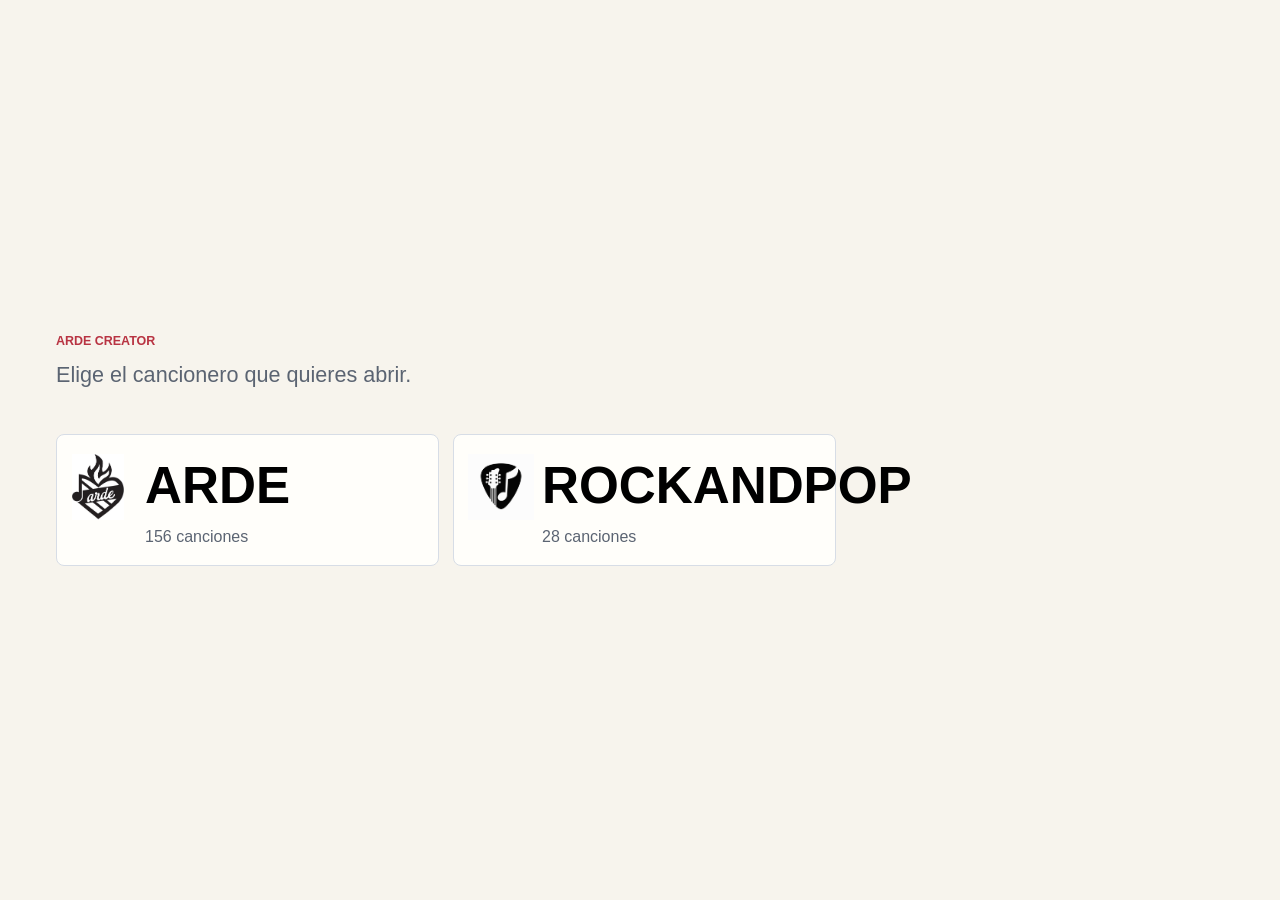
<file: index.html>
<!doctype html>
<html lang="es">
  <head>
    <meta charset="utf-8" />
    <meta name="viewport" content="width=device-width, initial-scale=1" />
    <title>ARDE Cancionero</title>
    <link rel="stylesheet" href="styles.css?v=20260527-inline1" />
  </head>
  <body>
    <section id="landing" class="landing">
      <p class="eyebrow">ARDE CREATOR</p>
      <p class="landing-copy">Elige el cancionero que quieres abrir.</p>
      <div id="songbookChoices" class="songbook-choices">
        <a class="songbook-button" href="arde.html?v=landing7">
          <span class="songbook-title"><img class="songbook-logo arde" src="assets/logo-arde.jpg" alt="" /><strong>ARDE</strong></span>
          <span>156 canciones</span>
        </a>
        <a class="songbook-button" href="rockandpop.html?v=landing7">
          <span class="songbook-title"><img class="songbook-logo rockandpop" src="assets/logo-rockandpop.png" alt="" /><strong>ROCKANDPOP</strong></span>
          <span>28 canciones</span>
        </a>
      </div>
    </section>
    <header class="topbar">
      <button id="homeButton" class="home-button" type="button">Cancioneros</button>
      <p id="currentSongbook" class="eyebrow">ARDE CREATOR</p>
      <div class="filters">
        <input id="search" type="search" placeholder="Buscar cancion" autocomplete="off" />
        <button id="clearFiltersButton" class="clear-filters-button" type="button">Borrar</button>
        <select id="authorFilter" aria-label="Autor"></select>
        <select id="tagFilter" aria-label="Etiqueta"></select>
      </div>
      <div class="selection-bar">
        <strong id="selectionCount">0 seleccionadas</strong>
        <button id="selectedOnlyButton" type="button">Ver selección</button>
        <button id="selectedPdfButton" type="button">PDF selección</button>
        <button id="clearSelectionButton" type="button">Limpiar</button>
      </div>
    </header>
    <main class="layout">
      <nav id="songList" class="song-list" aria-label="Canciones"></nav>
      <article class="song-view">
        <div class="song-heading">
          <div>
            <p id="songPage" class="song-page"></p>
            <h2 id="songTitle">Selecciona una cancion</h2>
            <p id="songCapo" class="song-capo"></p>
            <p id="songAuthor" class="song-author"></p>
            <p id="songTags" class="song-tags"></p>
          </div>
          <div class="mode-switch" aria-label="Vista">
            <button id="lyricsOnlyButton" type="button">Letra</button>
            <button id="withChordsButton" type="button" class="active">Acordes</button>
          </div>
          <div id="transposeControls" class="transpose-controls" aria-label="Tono">
            <span>Tono</span>
            <button id="transposeDownButton" type="button">-</button>
            <strong id="transposeValue">0</strong>
            <button id="transposeUpButton" type="button">+</button>
            <button id="transposeResetButton" type="button">0</button>
          </div>
          <button id="autoscrollButton" class="autoscroll-button" type="button">Autoscroll</button>
          <button id="pdfButton" class="pdf-button" type="button">PDF</button>
        </div>
        <div id="songBody" class="song-body"></div>
        <p id="spotifyLinkWrap" class="song-link hidden">
          <a id="spotifyLink" href="#" target="_blank" rel="noopener">Escuchar en Spotify</a>
        </p>
        <p id="audioLinkWrap" class="song-link hidden">
          <a id="audioLink" href="#" target="_blank" rel="noopener">Audio de ayuda</a>
        </p>
      </article>
    </main>
    <script src="app.js?v=20260527-landing7"></script>
  </body>
</html>
</file>
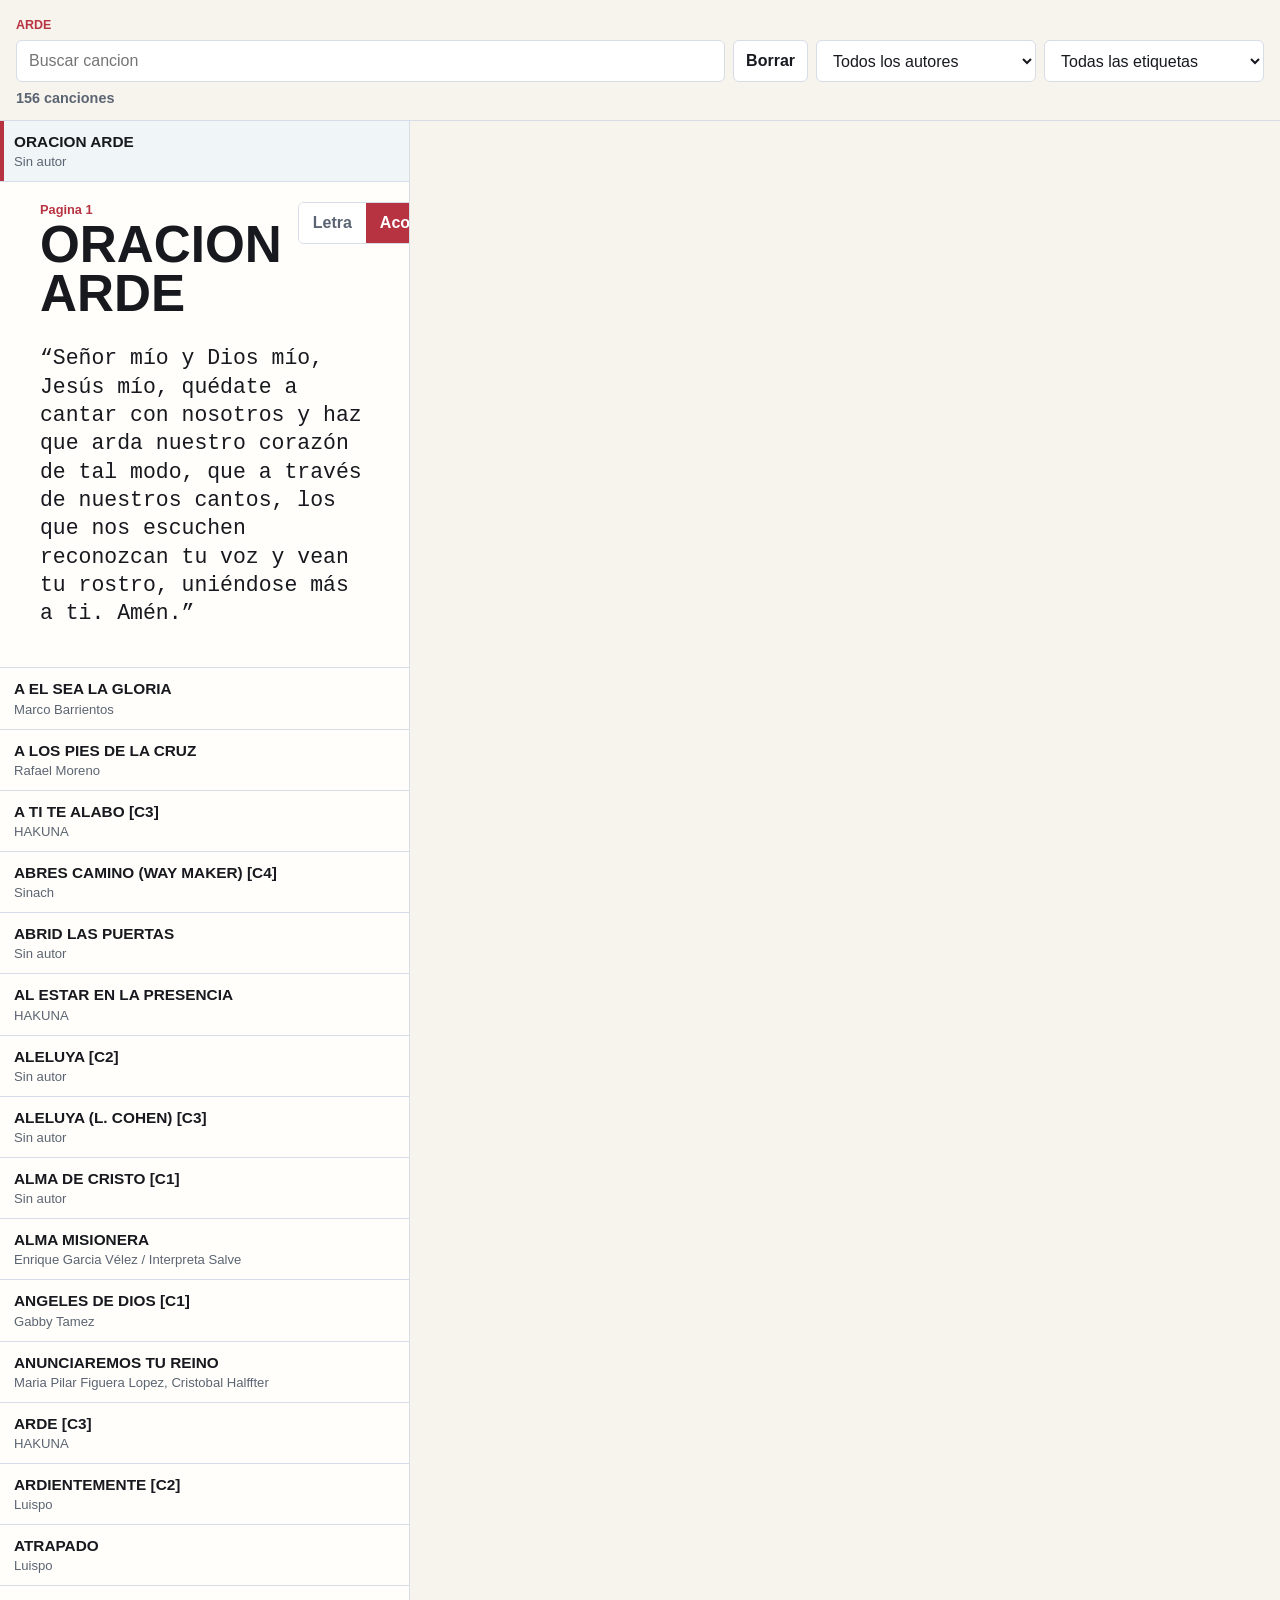
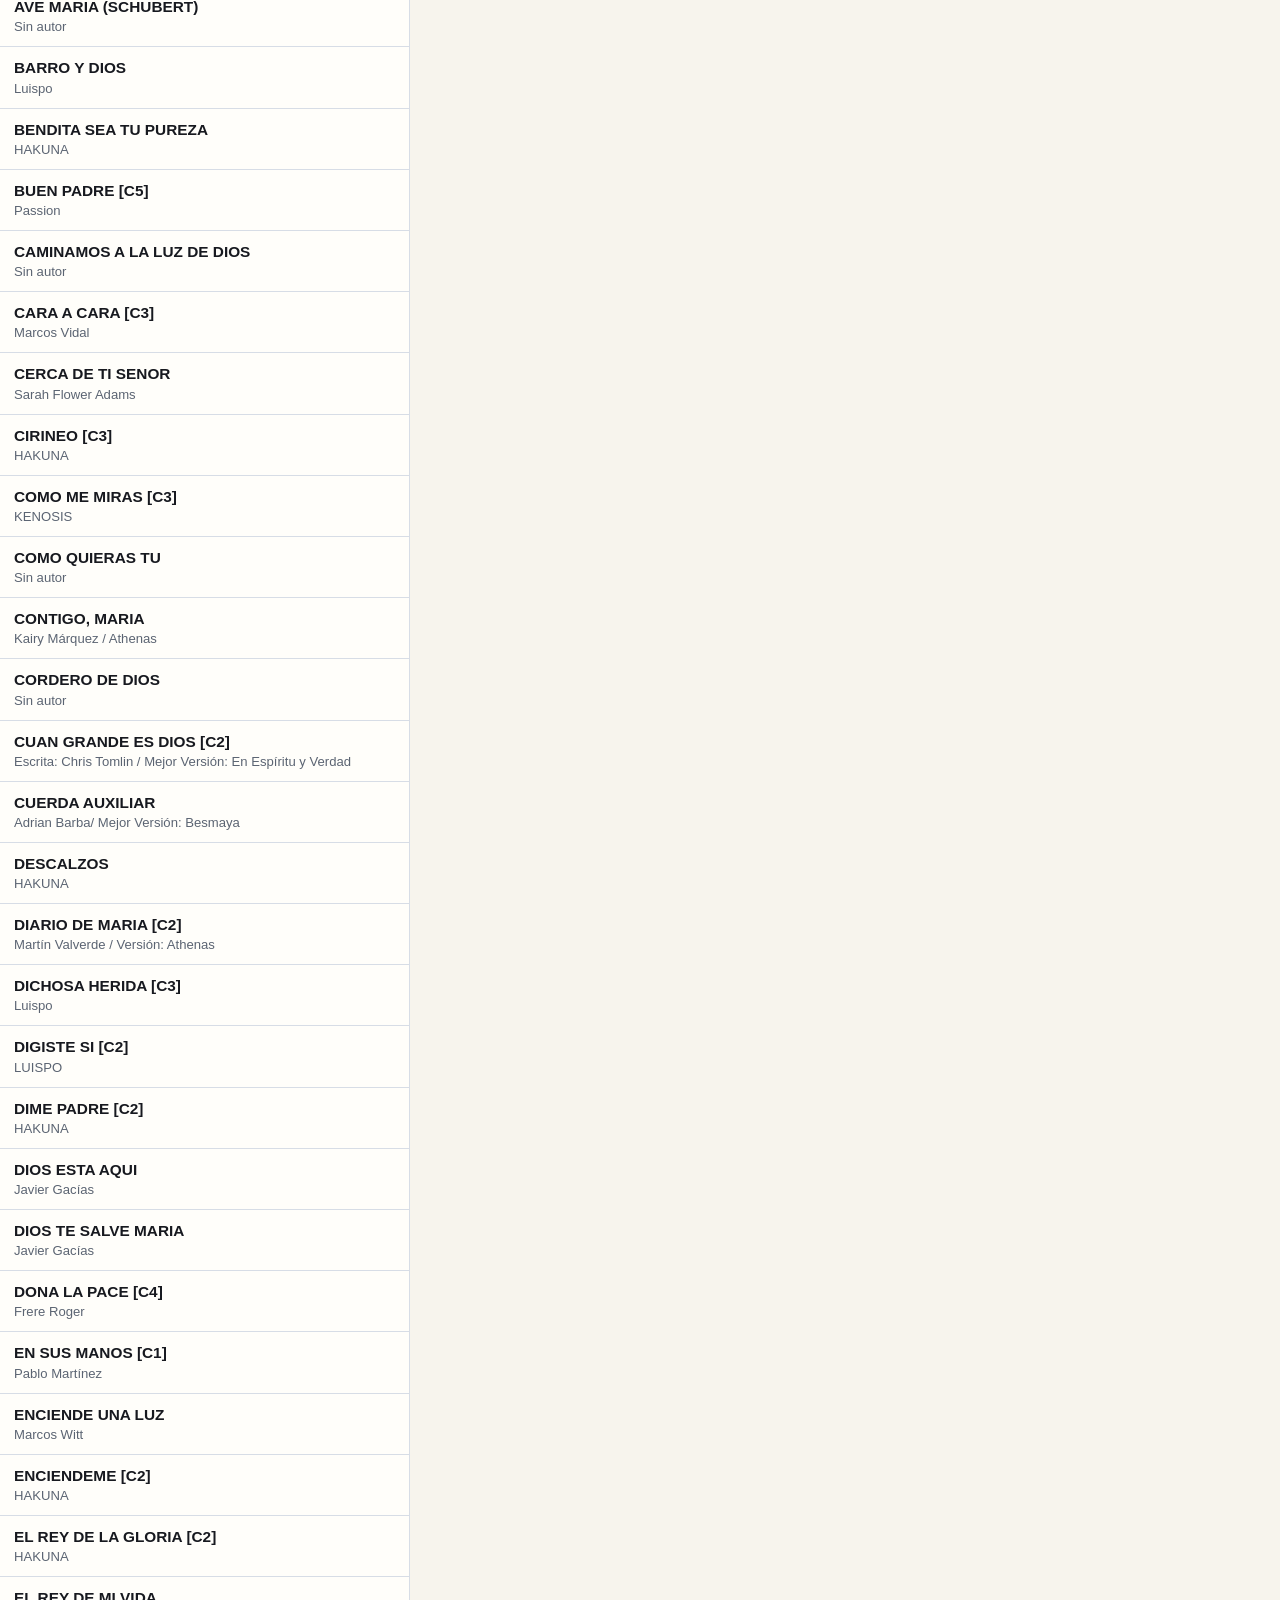
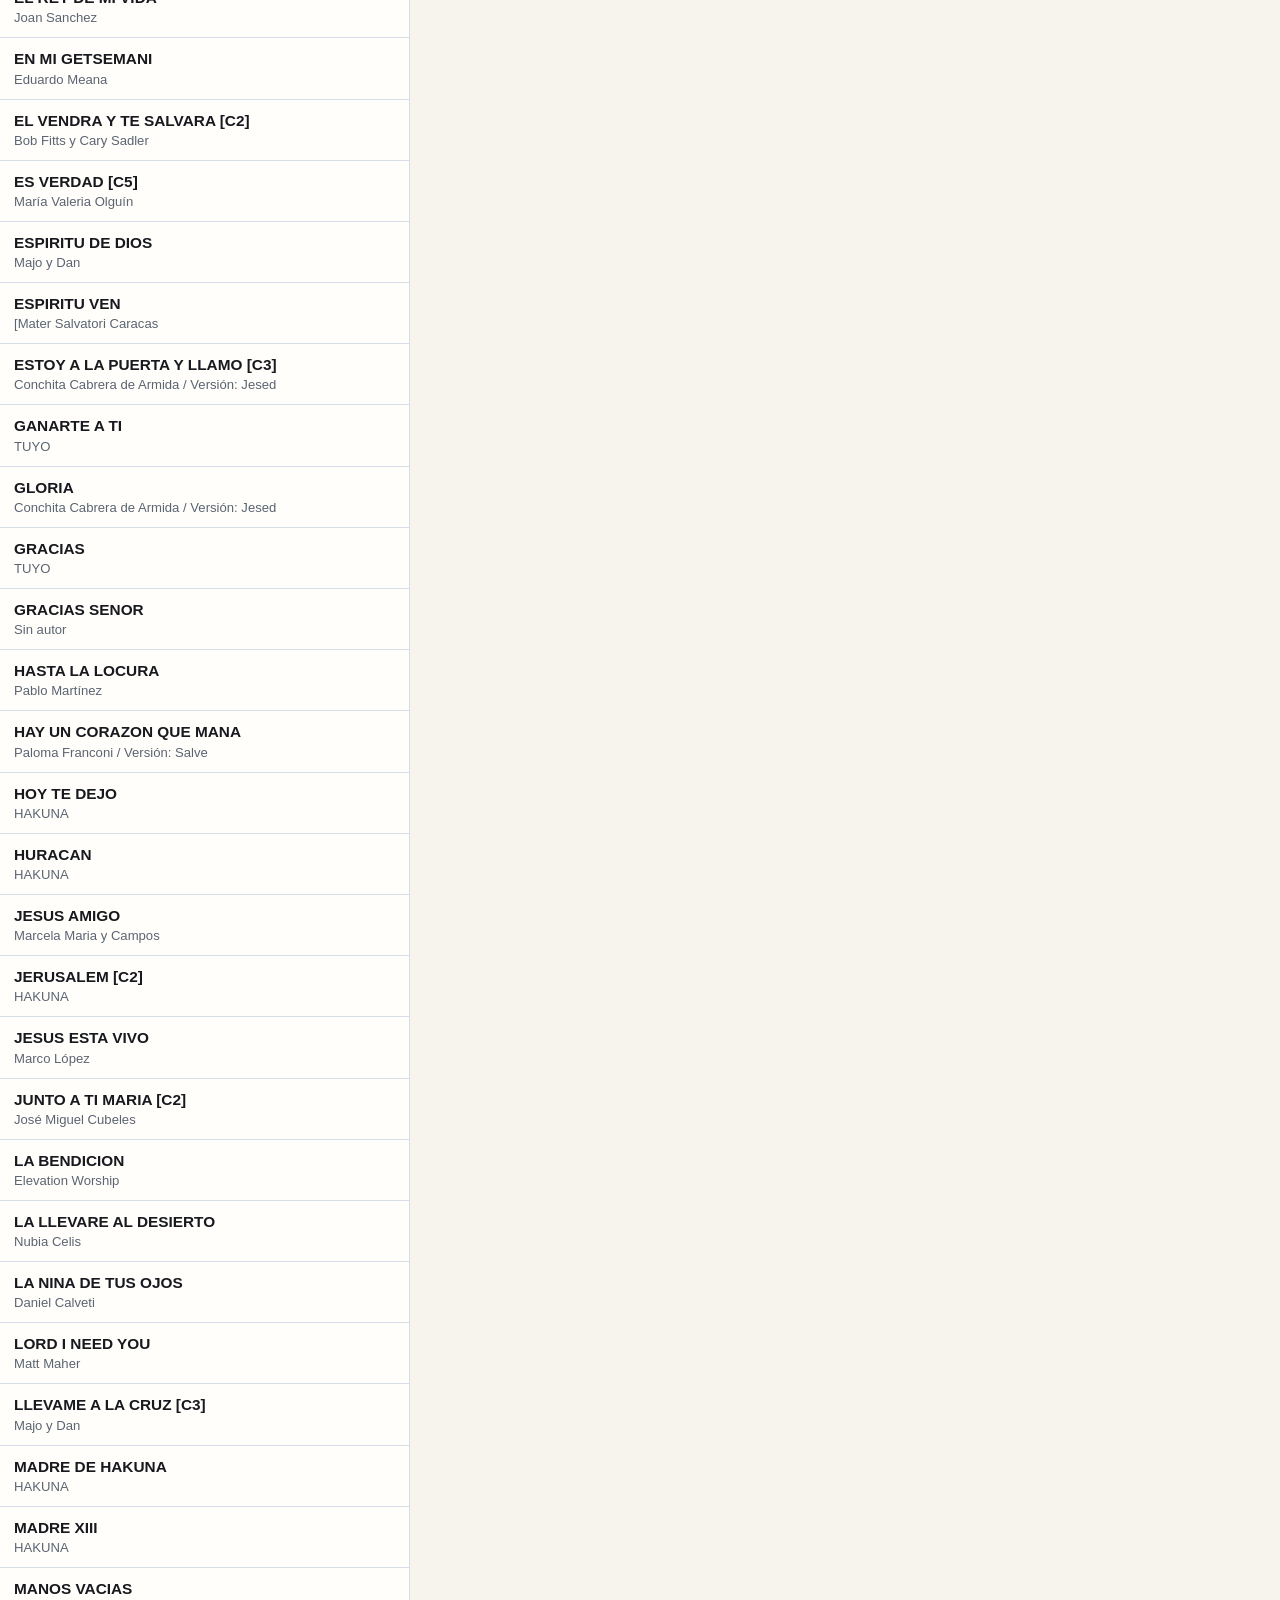
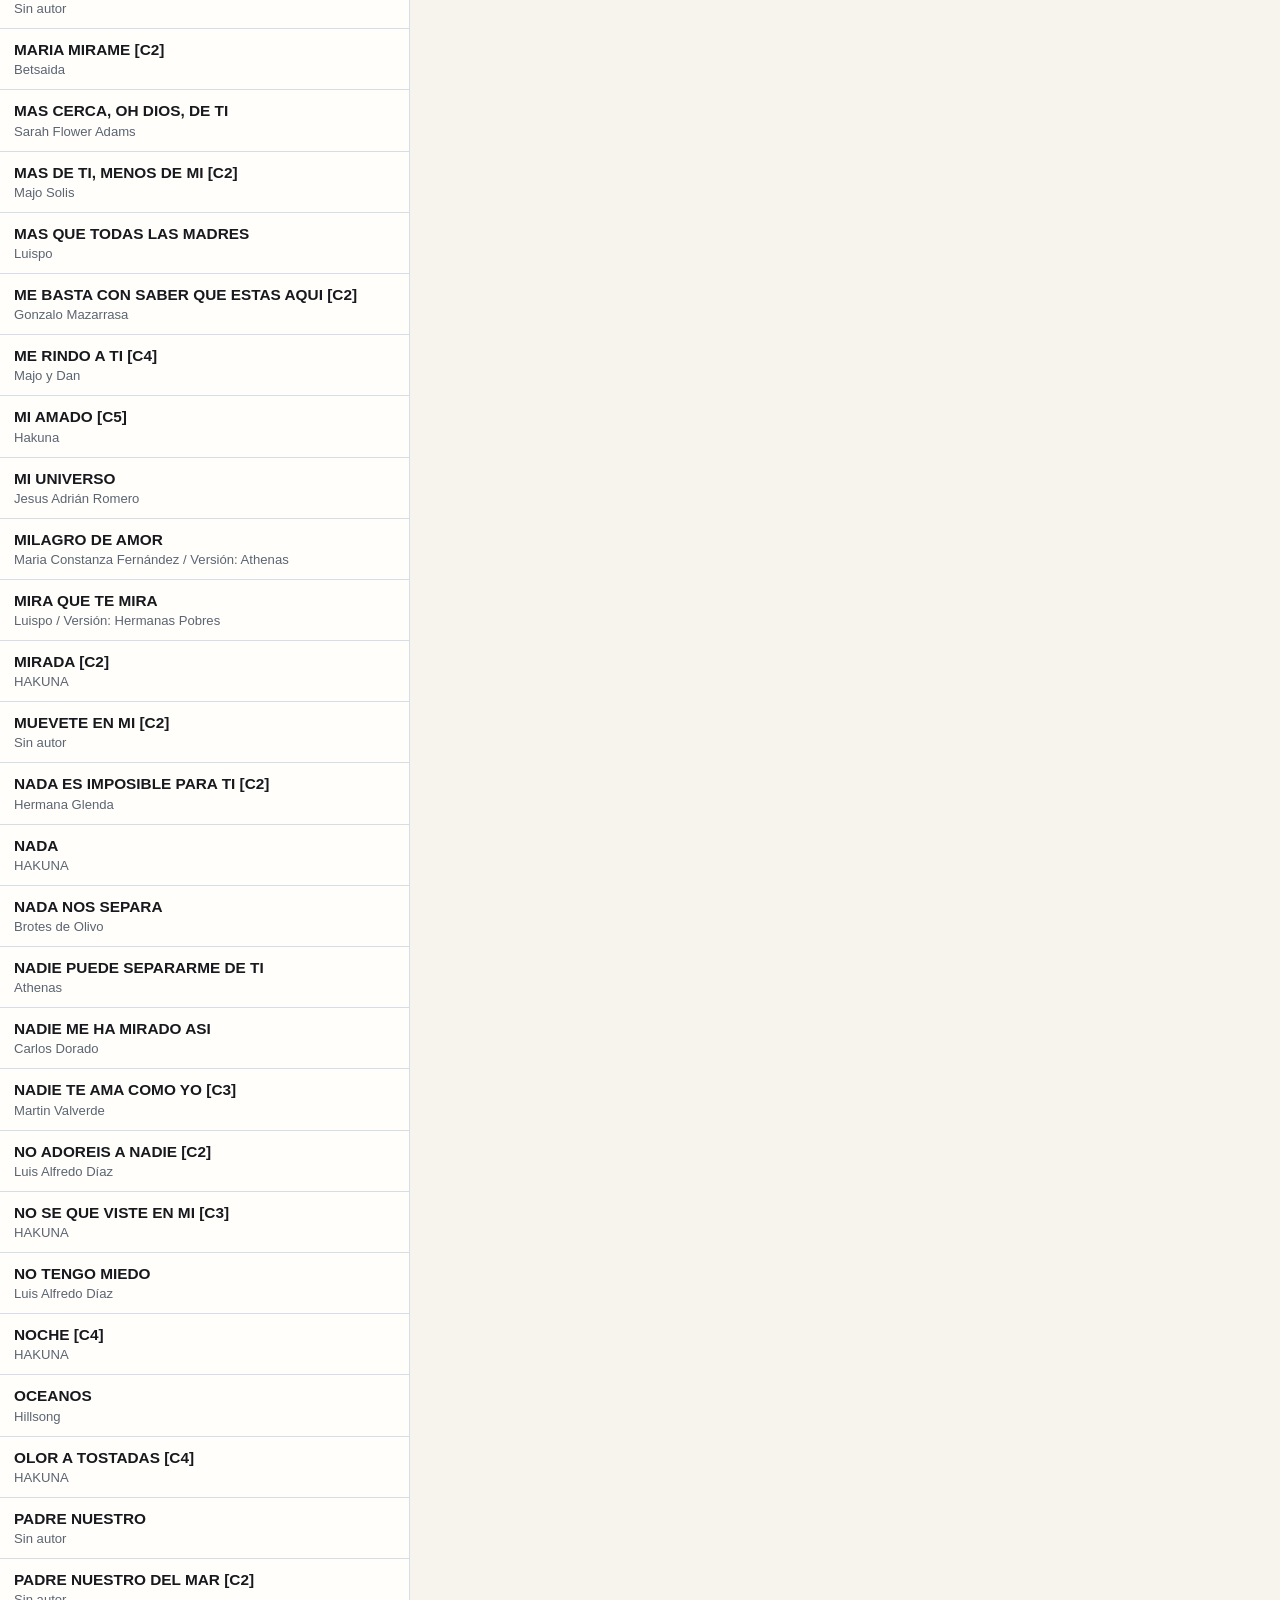
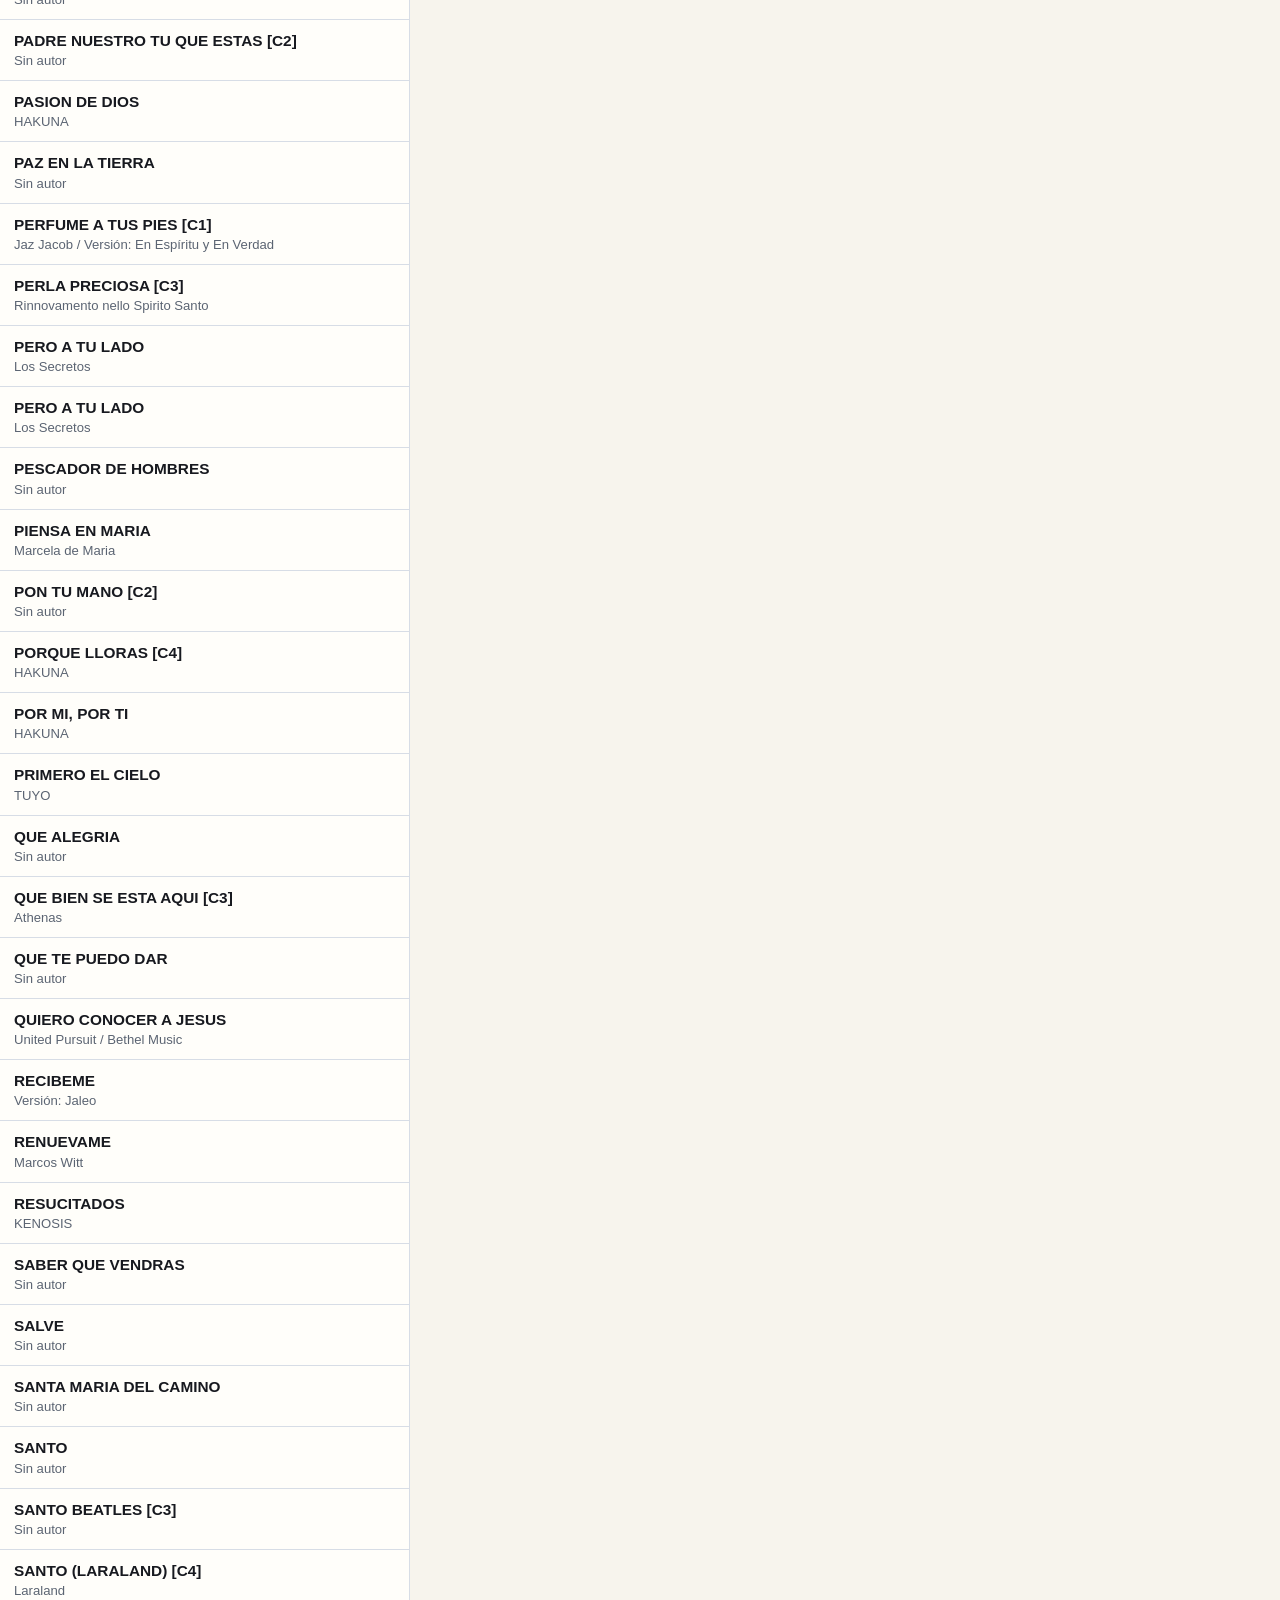
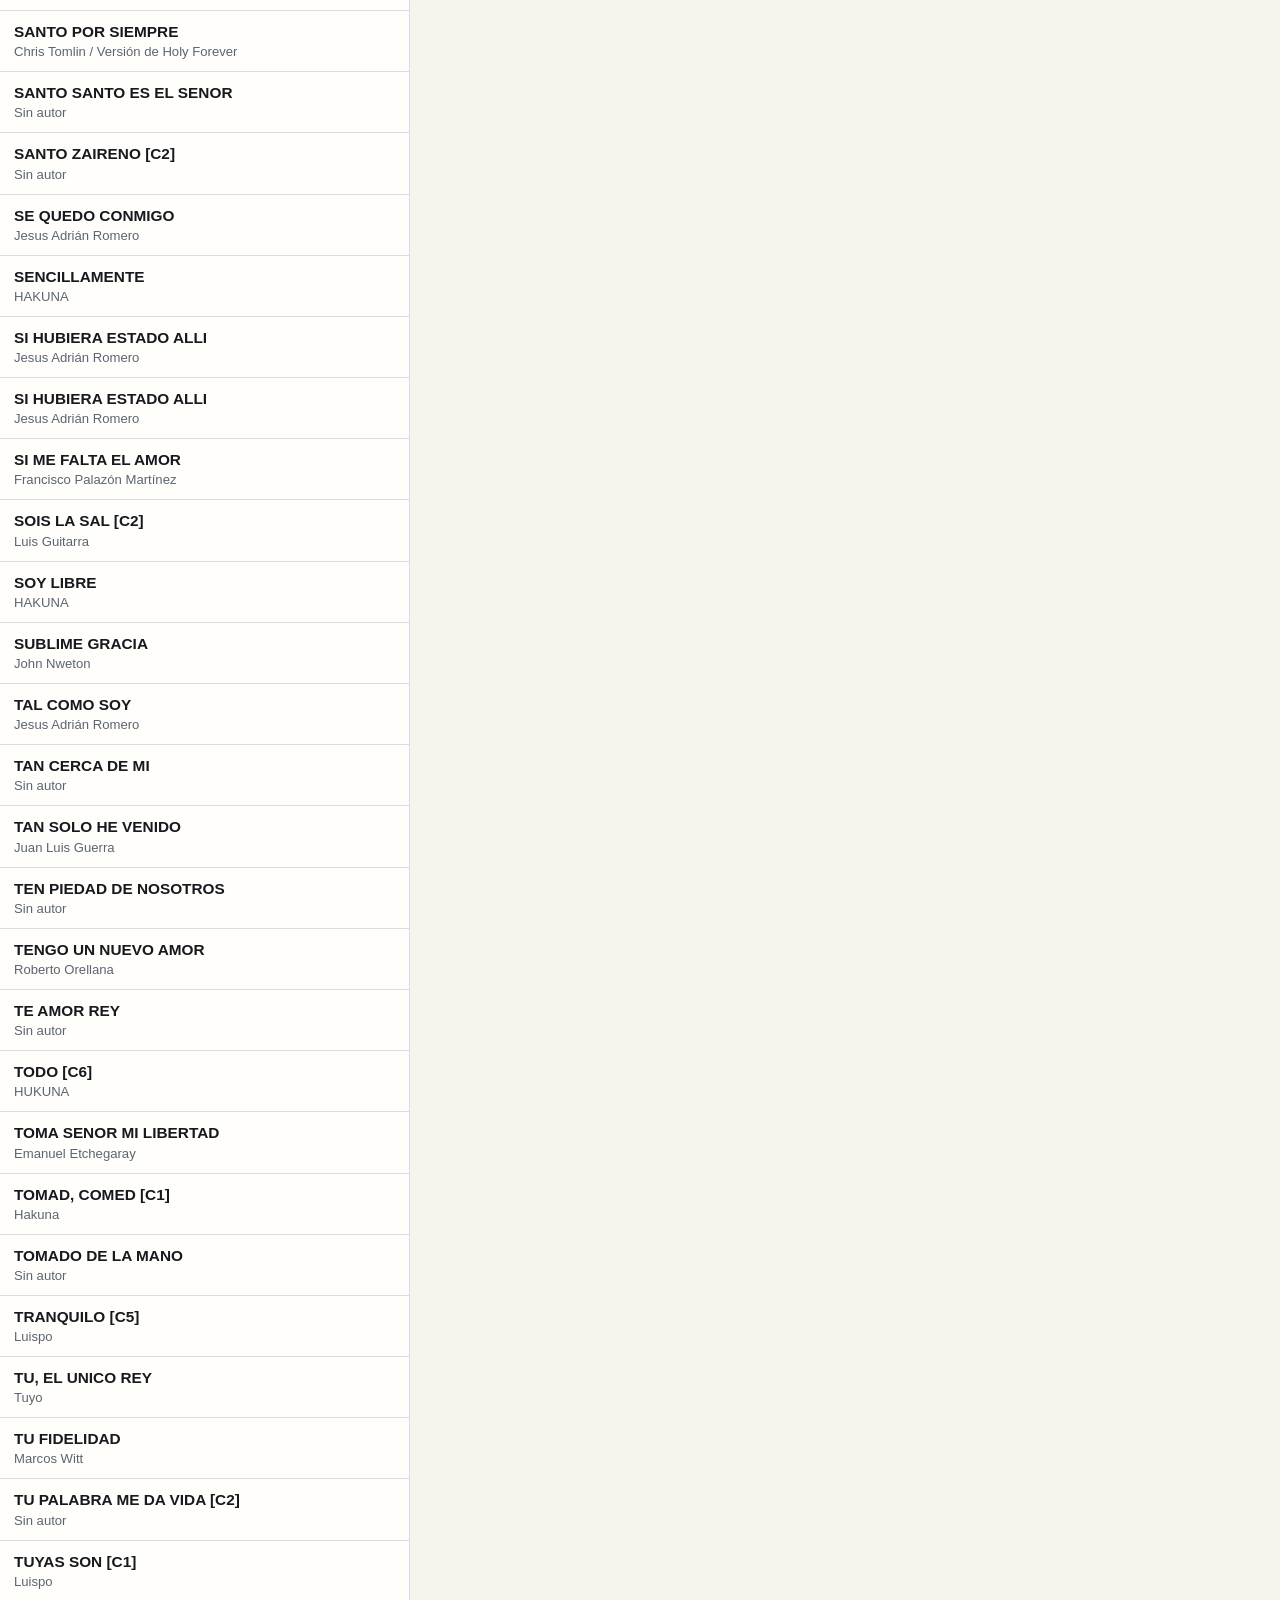
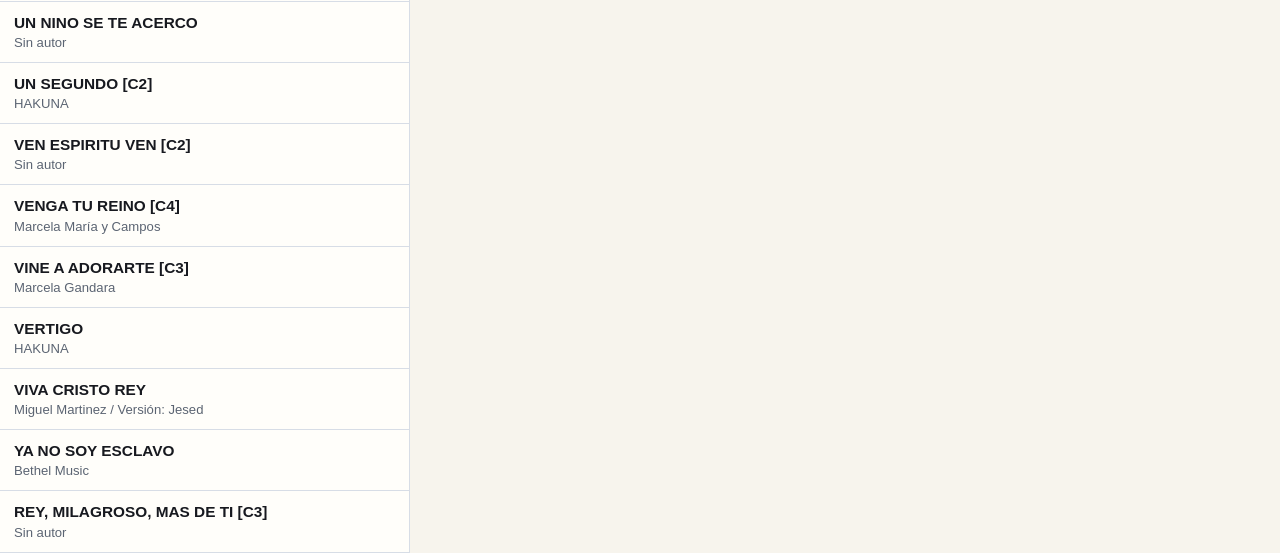
<file: arde.html>
<!doctype html>
<html lang="es">
  <head>
    <meta charset="utf-8" />
    <meta name="viewport" content="width=device-width, initial-scale=1" />
    <title>ARDE Cancionero</title>
    <link rel="stylesheet" href="styles.css?v=20260527-landing7" />
  </head>
  <body class="app-open standalone-open" data-songbook-file="data/arde.json">
    <header class="topbar">
      <a class="home-button" href="index.html?v=inline1">Cancioneros</a>
      <p id="currentSongbook" class="eyebrow">ARDE</p>
      <div class="filters">
        <input id="search" type="search" placeholder="Buscar cancion" autocomplete="off" />
        <button id="clearFiltersButton" class="clear-filters-button" type="button">Borrar</button>
        <select id="authorFilter" aria-label="Autor"></select>
        <select id="tagFilter" aria-label="Etiqueta"></select>
      </div>
      <div class="selection-bar">
        <strong id="selectionCount">0 canciones</strong>
      </div>
    </header>
    <main class="layout">
      <nav id="songList" class="song-list" aria-label="Canciones"></nav>
      <article class="song-view">
        <div class="song-heading">
          <div>
            <p id="songPage" class="song-page"></p>
            <h2 id="songTitle">Cargando cancionero...</h2>
            <p id="songCapo" class="song-capo"></p>
            <p id="songAuthor" class="song-author"></p>
            <p id="songTags" class="song-tags"></p>
          </div>
          <div class="mode-switch" aria-label="Vista">
            <button id="lyricsOnlyButton" type="button">Letra</button>
            <button id="withChordsButton" type="button" class="active">Acordes</button>
          </div>
        </div>
        <div id="songBody" class="song-body"></div>
      </article>
    </main>
    <script src="songbook.js?v=20260527-inline1"></script>
  </body>
</html>
</file>
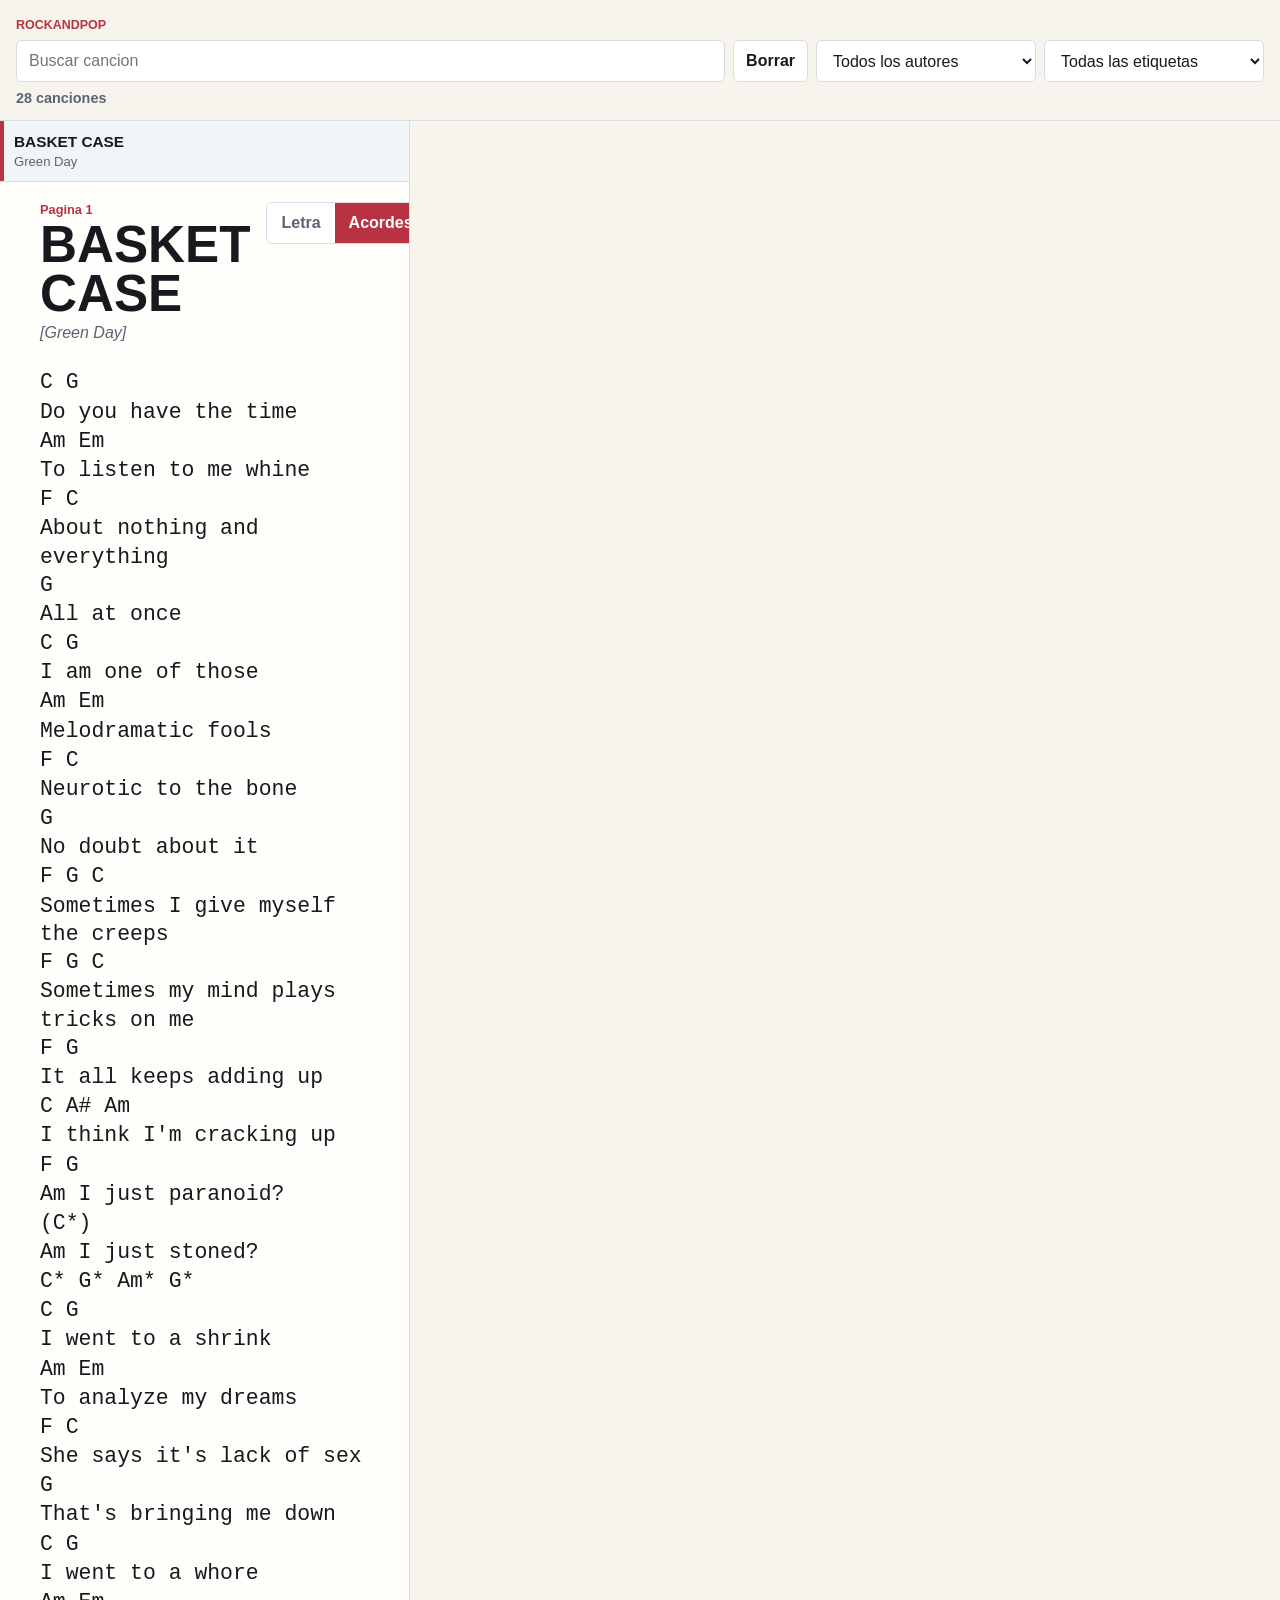
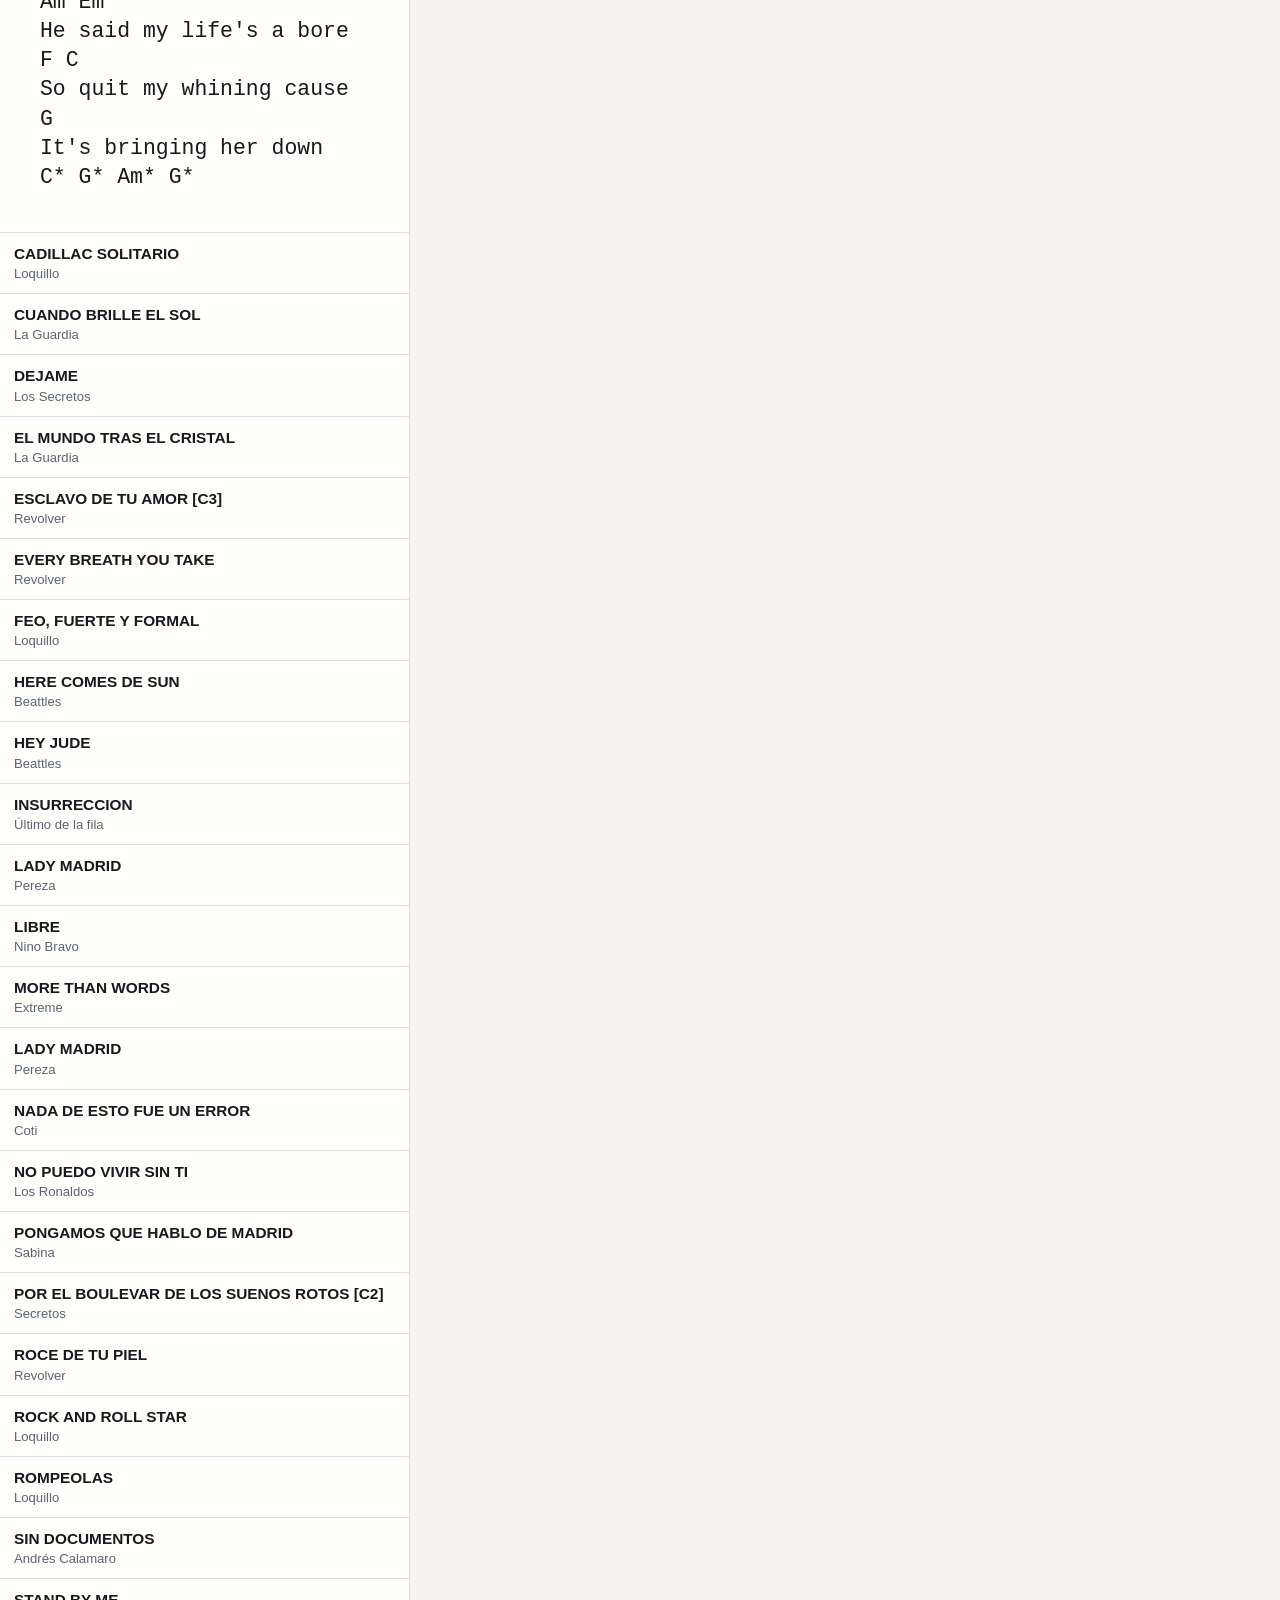
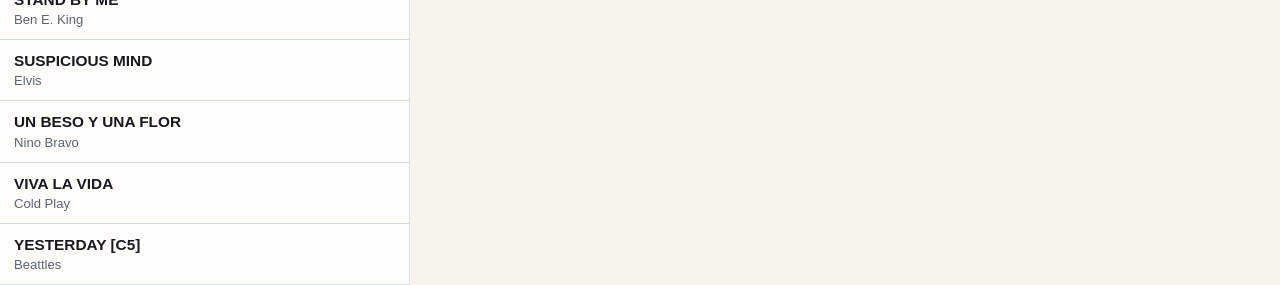
<file: rockandpop.html>
<!doctype html>
<html lang="es">
  <head>
    <meta charset="utf-8" />
    <meta name="viewport" content="width=device-width, initial-scale=1" />
    <title>ROCKANDPOP Cancionero</title>
    <link rel="stylesheet" href="styles.css?v=20260527-landing7" />
  </head>
  <body class="app-open standalone-open" data-songbook-file="data/rockandpop.json">
    <header class="topbar">
      <a class="home-button" href="index.html?v=inline1">Cancioneros</a>
      <p id="currentSongbook" class="eyebrow">ROCKANDPOP</p>
      <div class="filters">
        <input id="search" type="search" placeholder="Buscar cancion" autocomplete="off" />
        <button id="clearFiltersButton" class="clear-filters-button" type="button">Borrar</button>
        <select id="authorFilter" aria-label="Autor"></select>
        <select id="tagFilter" aria-label="Etiqueta"></select>
      </div>
      <div class="selection-bar">
        <strong id="selectionCount">0 canciones</strong>
      </div>
    </header>
    <main class="layout">
      <nav id="songList" class="song-list" aria-label="Canciones"></nav>
      <article class="song-view">
        <div class="song-heading">
          <div>
            <p id="songPage" class="song-page"></p>
            <h2 id="songTitle">Cargando cancionero...</h2>
            <p id="songCapo" class="song-capo"></p>
            <p id="songAuthor" class="song-author"></p>
            <p id="songTags" class="song-tags"></p>
          </div>
          <div class="mode-switch" aria-label="Vista">
            <button id="lyricsOnlyButton" type="button">Letra</button>
            <button id="withChordsButton" type="button" class="active">Acordes</button>
          </div>
        </div>
        <div id="songBody" class="song-body"></div>
      </article>
    </main>
    <script src="songbook.js?v=20260527-inline1"></script>
  </body>
</html>
</file>
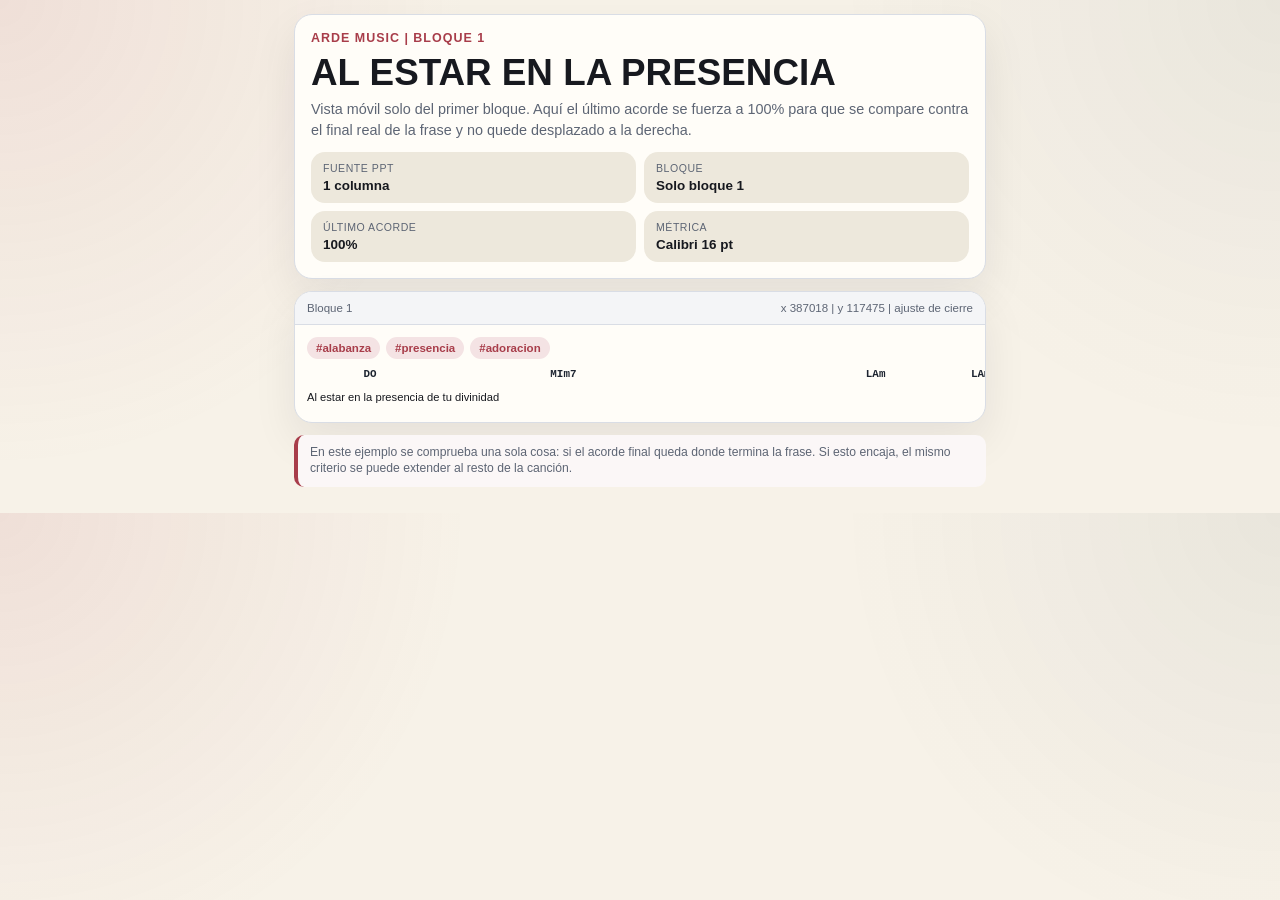
<file: previews/al-estar-en-la-presencia-bloque1-mobile.html>
<!doctype html>
<html lang="es">
  <head>
    <meta charset="utf-8" />
    <meta name="viewport" content="width=device-width, initial-scale=1" />
    <title>ARDE MUSIC | AL ESTAR EN LA PRESENCIA | Bloque 1</title>
    <style>
      :root {
        color-scheme: light;
        --bg: #f7f2e8;
        --paper: #fffdf8;
        --ink: #17191f;
        --muted: #5d6574;
        --line: #d9dde5;
        --accent: #a83d4a;
        --soft: #f4e3e4;
      }
      * { box-sizing: border-box; }
      body {
        margin: 0;
        font-family: Calibri, "Segoe UI", Arial, sans-serif;
        color: var(--ink);
        background:
          radial-gradient(circle at top left, rgba(168,61,74,.10), transparent 34%),
          radial-gradient(circle at top right, rgba(17,25,31,.06), transparent 32%),
          var(--bg);
      }
      .shell { max-width: 720px; margin: 0 auto; padding: 14px; }
      .card {
        background: var(--paper);
        border: 1px solid var(--line);
        border-radius: 18px;
        box-shadow: 0 18px 44px rgba(20,25,32,.08);
      }
      .hero { padding: 16px; margin-bottom: 12px; }
      .eyebrow {
        margin: 0 0 10px;
        color: var(--accent);
        font-size: .78rem;
        font-weight: 800;
        letter-spacing: .08em;
        text-transform: uppercase;
      }
      h1, h2, p { margin-top: 0; }
      h1 { margin-bottom: 8px; font-size: clamp(1.6rem, 7vw, 2.3rem); line-height: .98; }
      .lede { margin: 0; color: var(--muted); font-size: .9rem; line-height: 1.42; }
      .meta-grid { display: grid; gap: 8px; grid-template-columns: repeat(2, minmax(0, 1fr)); margin-top: 12px; }
      .meta {
        background: #ede8dc;
        border-radius: 14px;
        padding: 10px 12px;
      }
      .meta span {
        display: block;
        font-size: .66rem;
        color: var(--muted);
        text-transform: uppercase;
        letter-spacing: .05em;
        margin-bottom: 4px;
      }
      .meta strong { display: block; font-size: .84rem; }
      .body-card { overflow: hidden; }
      .section-head {
        padding: 10px 12px;
        background: #f4f5f7;
        border-bottom: 1px solid var(--line);
        display: flex;
        justify-content: space-between;
        gap: 10px;
        color: var(--muted);
        font-size: .72rem;
      }
      .body { padding: 12px; }
      .song-meta {
        display: flex;
        flex-wrap: wrap;
        gap: 6px;
        margin: 0 0 10px;
      }
      .chip {
        padding: 5px 9px;
        border-radius: 999px;
        background: var(--soft);
        color: var(--accent);
        font-size: .72rem;
        font-weight: 800;
      }
      .row { display: grid; gap: 2px; margin-bottom: 7px; }
      .row.chords { padding-bottom: 0; }
      .chord-line {
        position: relative;
        min-height: 16px;
        font-family: "Courier New", Consolas, monospace;
        font-size: .68rem;
        line-height: 1;
      }
      .chord-token {
        position: absolute;
        top: 0;
        font-weight: 800;
        color: #1d2430;
        white-space: nowrap;
        transform: translateX(-2px);
      }
      .lyric-line {
        font-size: .7rem;
        line-height: 1.03;
        white-space: nowrap;
        overflow: hidden;
        text-overflow: clip;
      }
      .note {
        margin-top: 12px;
        padding: 10px 12px;
        border-left: 4px solid var(--accent);
        background: #fbf7f7;
        border-radius: 10px;
        color: var(--muted);
        font-size: .76rem;
        line-height: 1.28;
      }
    </style>
  </head>
  <body>
    <main class="shell">
      <section class="hero card">
        <article>
          <p class="eyebrow">ARDE MUSIC | Bloque 1</p>
          <h1>AL ESTAR EN LA PRESENCIA</h1>
          <p class="lede">
            Vista móvil solo del primer bloque. Aquí el último acorde se fuerza a 100% para que
            se compare contra el final real de la frase y no quede desplazado a la derecha.
          </p>
          <div class="meta-grid">
            <div class="meta"><span>Fuente PPT</span><strong>1 columna</strong></div>
            <div class="meta"><span>Bloque</span><strong>Solo bloque 1</strong></div>
            <div class="meta"><span>Último acorde</span><strong>100%</strong></div>
            <div class="meta"><span>Métrica</span><strong>Calibri 16 pt</strong></div>
          </div>
        </article>
      </section>

      <section class="card body-card">
        <div class="section-head">
          <span>Bloque 1</span>
          <span>x 387018 | y 117475 | ajuste de cierre</span>
        </div>
        <div class="body">
          <div class="song-meta">
            <span class="chip">#alabanza</span>
            <span class="chip">#presencia</span>
            <span class="chip">#adoracion</span>
          </div>
          <div id="body"></div>
        </div>
      </section>

      <p class="note">
        En este ejemplo se comprueba una sola cosa: si el acorde final queda donde termina la frase.
        Si esto encaja, el mismo criterio se puede extender al resto de la canción.
      </p>
    </main>

    <script>
      const rows = [
        { kind: 'chords', chords: [
          { text: 'DO', relativeStart: 0.0877 },
          { text: 'MIm7', relativeStart: 0.3684 },
          { text: 'LAm', relativeStart: 0.8421 },
          { text: 'LAm7', relativeStart: 1.0 },
        ]},
        { kind: 'lyrics', text: 'Al estar en la presencia de tu divinidad' },
      ];

      const body = document.getElementById('body');
      for (const row of rows) {
        const rowNode = document.createElement('div');
        rowNode.className = `row ${row.kind}`;
        if (row.kind === 'chords') {
          const line = document.createElement('div');
          line.className = 'chord-line';
          row.chords.forEach((chord) => {
            const token = document.createElement('span');
            token.className = 'chord-token';
            token.textContent = chord.text;
            token.dataset.rel = String(chord.relativeStart || 0);
            line.appendChild(token);
          });
          rowNode.appendChild(line);
        } else {
          const line = document.createElement('div');
          line.className = 'lyric-line';
          line.textContent = row.text;
          rowNode.appendChild(line);
        }
        body.appendChild(rowNode);
      }

      alignChordsToLyrics();
      window.addEventListener('resize', () => requestAnimationFrame(alignChordsToLyrics));

      function alignChordsToLyrics() {
        const lyricLine = body.querySelector('.row.lyrics .lyric-line');
        const chordLine = body.querySelector('.row.chords .chord-line');
        if (!lyricLine || !chordLine) return;

        const lyricWidth = Math.max(lyricLine.getBoundingClientRect().width, 1);
        chordLine.querySelectorAll('.chord-token').forEach((token) => {
          const rel = Number(token.dataset.rel || 0);
          token.style.left = `${rel * lyricWidth}px`;
        });
      }
    </script>
  </body>
</html>
</file>
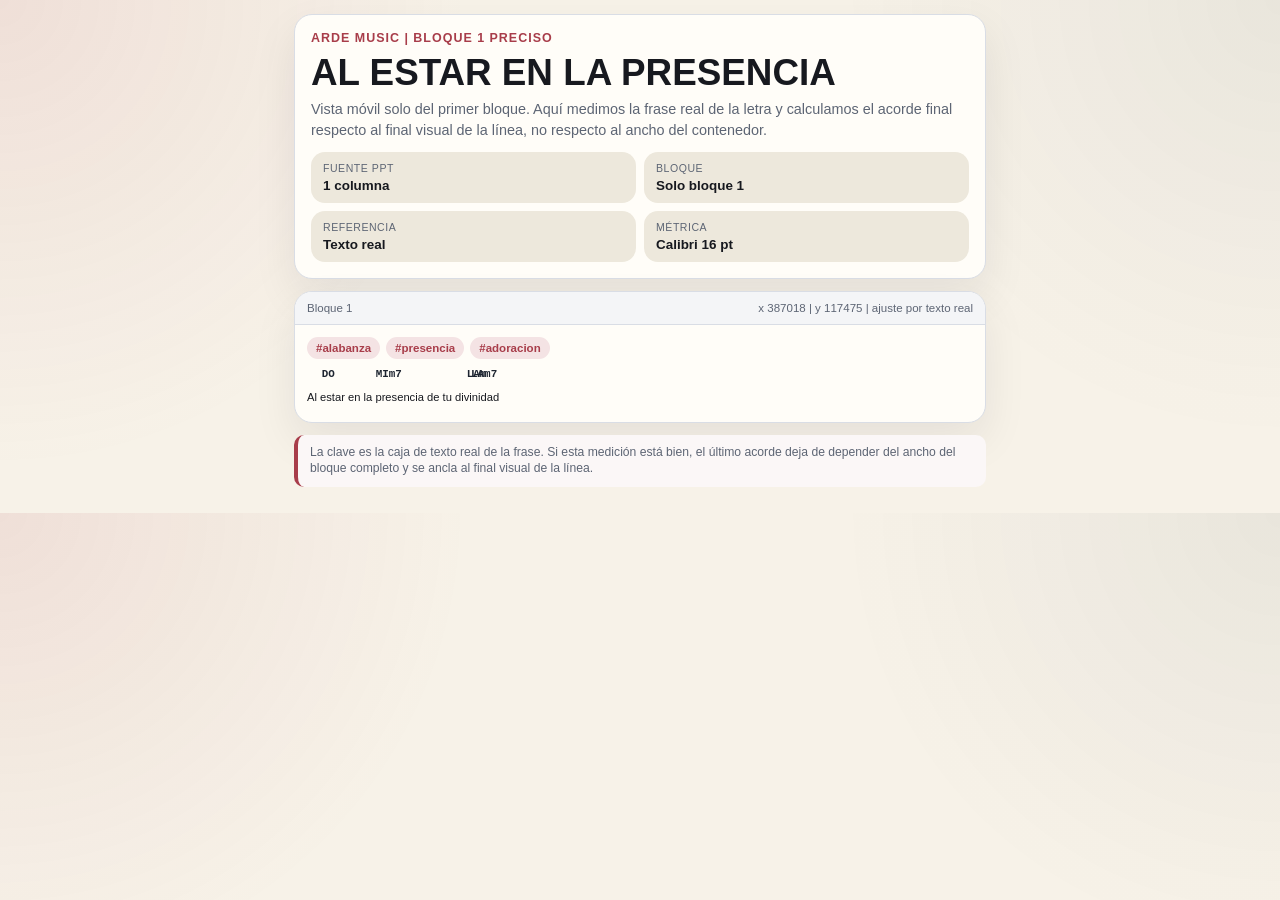
<file: previews/al-estar-en-la-presencia-bloque1-precise.html>
<!doctype html>
<html lang="es">
  <head>
    <meta charset="utf-8" />
    <meta name="viewport" content="width=device-width, initial-scale=1" />
    <title>ARDE MUSIC | AL ESTAR EN LA PRESENCIA | Bloque 1 preciso</title>
    <style>
      :root {
        color-scheme: light;
        --bg: #f7f2e8;
        --paper: #fffdf8;
        --ink: #17191f;
        --muted: #5d6574;
        --line: #d9dde5;
        --accent: #a83d4a;
        --soft: #f4e3e4;
      }

      * { box-sizing: border-box; }
      body {
        margin: 0;
        font-family: Calibri, "Segoe UI", Arial, sans-serif;
        color: var(--ink);
        background:
          radial-gradient(circle at top left, rgba(168,61,74,.10), transparent 34%),
          radial-gradient(circle at top right, rgba(17,25,31,.06), transparent 32%),
          var(--bg);
      }

      .shell {
        max-width: 720px;
        margin: 0 auto;
        padding: 14px;
      }

      .card {
        background: var(--paper);
        border: 1px solid var(--line);
        border-radius: 18px;
        box-shadow: 0 18px 44px rgba(20,25,32,.08);
      }

      .hero { padding: 16px; margin-bottom: 12px; }

      .eyebrow {
        margin: 0 0 10px;
        color: var(--accent);
        font-size: .78rem;
        font-weight: 800;
        letter-spacing: .08em;
        text-transform: uppercase;
      }

      h1, h2, p { margin-top: 0; }
      h1 { margin-bottom: 8px; font-size: clamp(1.6rem, 7vw, 2.3rem); line-height: .98; }
      .lede { margin: 0; color: var(--muted); font-size: .9rem; line-height: 1.42; }

      .meta-grid {
        display: grid;
        gap: 8px;
        grid-template-columns: repeat(2, minmax(0, 1fr));
        margin-top: 12px;
      }

      .meta {
        background: #ede8dc;
        border-radius: 14px;
        padding: 10px 12px;
      }

      .meta span {
        display: block;
        font-size: .66rem;
        color: var(--muted);
        text-transform: uppercase;
        letter-spacing: .05em;
        margin-bottom: 4px;
      }

      .meta strong { display: block; font-size: .84rem; }

      .body-card { overflow: hidden; }

      .section-head {
        padding: 10px 12px;
        background: #f4f5f7;
        border-bottom: 1px solid var(--line);
        display: flex;
        justify-content: space-between;
        gap: 10px;
        color: var(--muted);
        font-size: .72rem;
      }

      .body { padding: 12px; }

      .song-meta {
        display: flex;
        flex-wrap: wrap;
        gap: 6px;
        margin: 0 0 10px;
      }

      .chip {
        padding: 5px 9px;
        border-radius: 999px;
        background: var(--soft);
        color: var(--accent);
        font-size: .72rem;
        font-weight: 800;
      }

      .block-frame {
        display: inline-block;
        position: relative;
      }

      .row {
        display: grid;
        gap: 2px;
        margin-bottom: 7px;
      }

      .row.chords { padding-bottom: 0; }

      .chord-line {
        position: relative;
        min-height: 16px;
        font-family: "Courier New", Consolas, monospace;
        font-size: .68rem;
        line-height: 1;
        width: max-content;
      }

      .chord-token {
        position: absolute;
        top: 0;
        font-weight: 800;
        color: #1d2430;
        white-space: nowrap;
        transform: translateX(-2px);
      }

      .lyric-line {
        display: inline-block;
        width: max-content;
        font-size: .7rem;
        line-height: 1.03;
        white-space: nowrap;
      }

      .note {
        margin-top: 12px;
        padding: 10px 12px;
        border-left: 4px solid var(--accent);
        background: #fbf7f7;
        border-radius: 10px;
        color: var(--muted);
        font-size: .76rem;
        line-height: 1.28;
      }
    </style>
  </head>
  <body>
    <main class="shell">
      <section class="hero card">
        <article>
          <p class="eyebrow">ARDE MUSIC | Bloque 1 preciso</p>
          <h1>AL ESTAR EN LA PRESENCIA</h1>
          <p class="lede">
            Vista móvil solo del primer bloque. Aquí medimos la frase real de la letra y
            calculamos el acorde final respecto al final visual de la línea, no respecto al ancho
            del contenedor.
          </p>
          <div class="meta-grid">
            <div class="meta"><span>Fuente PPT</span><strong>1 columna</strong></div>
            <div class="meta"><span>Bloque</span><strong>Solo bloque 1</strong></div>
            <div class="meta"><span>Referencia</span><strong>Texto real</strong></div>
            <div class="meta"><span>Métrica</span><strong>Calibri 16 pt</strong></div>
          </div>
        </article>
      </section>

      <section class="card body-card">
        <div class="section-head">
          <span>Bloque 1</span>
          <span>x 387018 | y 117475 | ajuste por texto real</span>
        </div>
        <div class="body">
          <div class="song-meta">
            <span class="chip">#alabanza</span>
            <span class="chip">#presencia</span>
            <span class="chip">#adoracion</span>
          </div>

          <div class="block-frame" id="frame">
            <div class="row chords" id="chord-row">
              <div class="chord-line" id="chord-line">
                <span class="chord-token" data-rel="0.0877">DO</span>
                <span class="chord-token" data-rel="0.3684">MIm7</span>
                <span class="chord-token" data-rel="0.8421">LAm</span>
                <span class="chord-token" data-rel="1">LAm7</span>
              </div>
            </div>
            <div class="row lyrics">
              <div class="lyric-line" id="lyric-line">Al estar en la presencia de tu divinidad</div>
            </div>
          </div>
        </div>
      </section>

      <p class="note">
        La clave es la caja de texto real de la frase. Si esta medición está bien, el último acorde
        deja de depender del ancho del bloque completo y se ancla al final visual de la línea.
      </p>
    </main>

    <script>
      const lyricLine = document.getElementById('lyric-line');
      const chordLine = document.getElementById('chord-line');
      const frame = document.getElementById('frame');

      function layoutBlock() {
        const lyricWidth = Math.max(lyricLine.getBoundingClientRect().width, 1);
        const tokens = Array.from(chordLine.querySelectorAll('.chord-token'));

        chordLine.style.width = `${lyricWidth}px`;
        frame.style.width = `${lyricWidth}px`;

        tokens.forEach((token, index) => {
          const rel = Number(token.dataset.rel || 0);
          const tokenWidth = Math.max(token.getBoundingClientRect().width, 1);
          const isLast = index === tokens.length - 1;
          const left = isLast ? Math.max(0, lyricWidth - tokenWidth) : rel * lyricWidth;
          token.style.left = `${left}px`;
        });
      }

      layoutBlock();
      window.addEventListener('resize', () => requestAnimationFrame(layoutBlock));
    </script>
  </body>
</html>
</file>
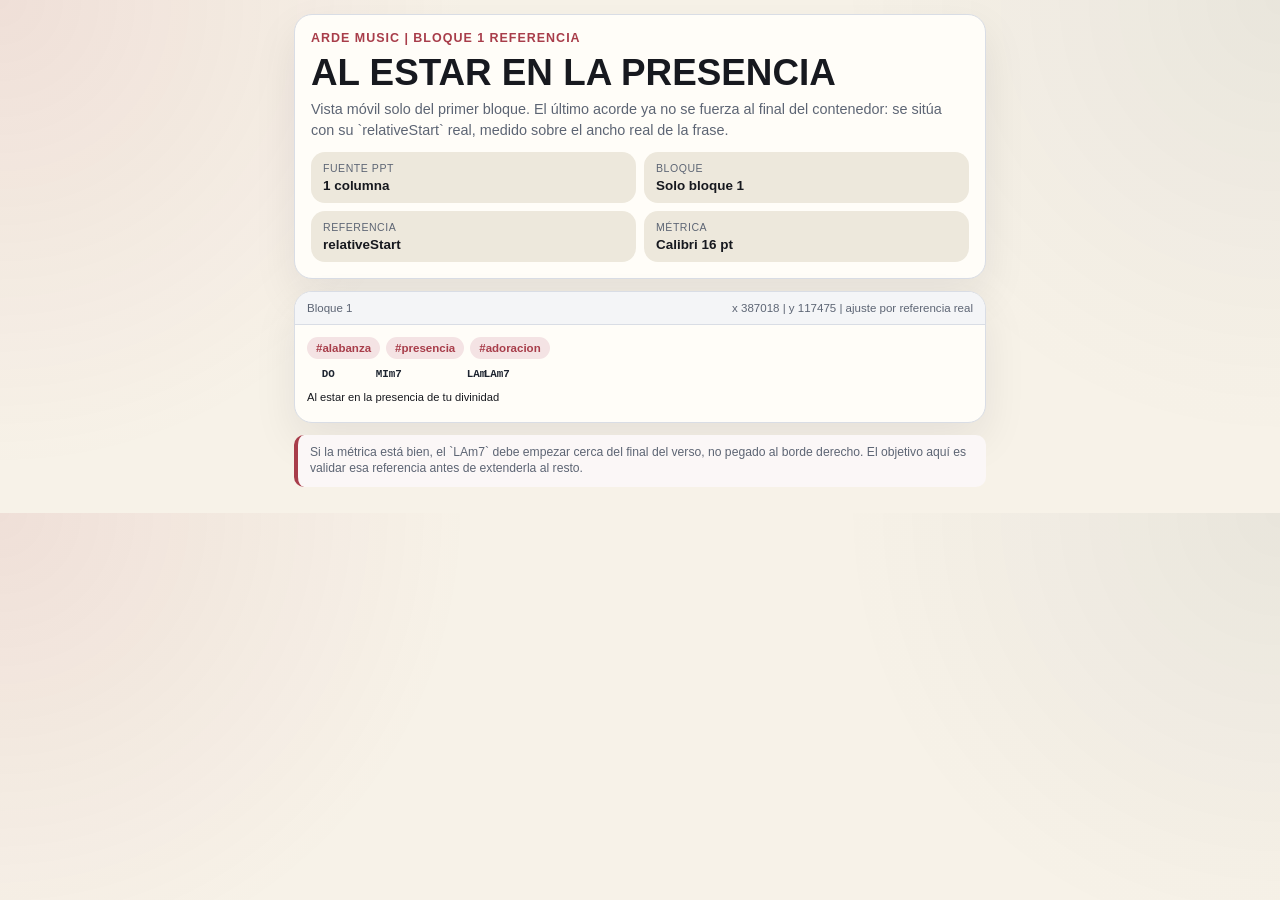
<file: previews/al-estar-en-la-presencia-bloque1-source-rel.html>
<!doctype html>
<html lang="es">
  <head>
    <meta charset="utf-8" />
    <meta name="viewport" content="width=device-width, initial-scale=1" />
    <title>ARDE MUSIC | AL ESTAR EN LA PRESENCIA | Bloque 1 referencia</title>
    <style>
      :root {
        color-scheme: light;
        --bg: #f7f2e8;
        --paper: #fffdf8;
        --ink: #17191f;
        --muted: #5d6574;
        --line: #d9dde5;
        --accent: #a83d4a;
        --soft: #f4e3e4;
      }

      * { box-sizing: border-box; }
      body {
        margin: 0;
        font-family: Calibri, "Segoe UI", Arial, sans-serif;
        color: var(--ink);
        background:
          radial-gradient(circle at top left, rgba(168,61,74,.10), transparent 34%),
          radial-gradient(circle at top right, rgba(17,25,31,.06), transparent 32%),
          var(--bg);
      }

      .shell { max-width: 720px; margin: 0 auto; padding: 14px; }
      .card {
        background: var(--paper);
        border: 1px solid var(--line);
        border-radius: 18px;
        box-shadow: 0 18px 44px rgba(20,25,32,.08);
      }

      .hero { padding: 16px; margin-bottom: 12px; }
      .eyebrow {
        margin: 0 0 10px;
        color: var(--accent);
        font-size: .78rem;
        font-weight: 800;
        letter-spacing: .08em;
        text-transform: uppercase;
      }

      h1, p { margin-top: 0; }
      h1 { margin-bottom: 8px; font-size: clamp(1.6rem, 7vw, 2.3rem); line-height: .98; }
      .lede { margin: 0; color: var(--muted); font-size: .9rem; line-height: 1.42; }

      .meta-grid {
        display: grid;
        gap: 8px;
        grid-template-columns: repeat(2, minmax(0, 1fr));
        margin-top: 12px;
      }

      .meta {
        background: #ede8dc;
        border-radius: 14px;
        padding: 10px 12px;
      }

      .meta span {
        display: block;
        font-size: .66rem;
        color: var(--muted);
        text-transform: uppercase;
        letter-spacing: .05em;
        margin-bottom: 4px;
      }

      .meta strong { display: block; font-size: .84rem; }

      .body-card { overflow: hidden; }
      .section-head {
        padding: 10px 12px;
        background: #f4f5f7;
        border-bottom: 1px solid var(--line);
        display: flex;
        justify-content: space-between;
        gap: 10px;
        color: var(--muted);
        font-size: .72rem;
      }

      .body { padding: 12px; }
      .song-meta {
        display: flex;
        flex-wrap: wrap;
        gap: 6px;
        margin: 0 0 10px;
      }

      .chip {
        padding: 5px 9px;
        border-radius: 999px;
        background: var(--soft);
        color: var(--accent);
        font-size: .72rem;
        font-weight: 800;
      }

      .block-frame {
        display: inline-block;
        position: relative;
      }

      .row {
        display: grid;
        gap: 2px;
        margin-bottom: 7px;
      }

      .row.chords { padding-bottom: 0; }

      .chord-line {
        position: relative;
        min-height: 16px;
        font-family: "Courier New", Consolas, monospace;
        font-size: .68rem;
        line-height: 1;
        width: max-content;
      }

      .chord-token {
        position: absolute;
        top: 0;
        font-weight: 800;
        color: #1d2430;
        white-space: nowrap;
        transform: translateX(-2px);
      }

      .lyric-line {
        display: inline-block;
        width: max-content;
        font-size: .7rem;
        line-height: 1.03;
        white-space: nowrap;
      }

      .note {
        margin-top: 12px;
        padding: 10px 12px;
        border-left: 4px solid var(--accent);
        background: #fbf7f7;
        border-radius: 10px;
        color: var(--muted);
        font-size: .76rem;
        line-height: 1.28;
      }
    </style>
  </head>
  <body>
    <main class="shell">
      <section class="hero card">
        <article>
          <p class="eyebrow">ARDE MUSIC | Bloque 1 referencia</p>
          <h1>AL ESTAR EN LA PRESENCIA</h1>
          <p class="lede">
            Vista móvil solo del primer bloque. El último acorde ya no se fuerza al final del
            contenedor: se sitúa con su `relativeStart` real, medido sobre el ancho real de la
            frase.
          </p>
          <div class="meta-grid">
            <div class="meta"><span>Fuente PPT</span><strong>1 columna</strong></div>
            <div class="meta"><span>Bloque</span><strong>Solo bloque 1</strong></div>
            <div class="meta"><span>Referencia</span><strong>relativeStart</strong></div>
            <div class="meta"><span>Métrica</span><strong>Calibri 16 pt</strong></div>
          </div>
        </article>
      </section>

      <section class="card body-card">
        <div class="section-head">
          <span>Bloque 1</span>
          <span>x 387018 | y 117475 | ajuste por referencia real</span>
        </div>
        <div class="body">
          <div class="song-meta">
            <span class="chip">#alabanza</span>
            <span class="chip">#presencia</span>
            <span class="chip">#adoracion</span>
          </div>

          <div class="block-frame" id="frame">
            <div class="row chords">
              <div class="chord-line" id="chord-line">
                <span class="chord-token" data-rel="0.0877">DO</span>
                <span class="chord-token" data-rel="0.3684">MIm7</span>
                <span class="chord-token" data-rel="0.8421">LAm</span>
                <span class="chord-token" data-rel="0.9298">LAm7</span>
              </div>
            </div>
            <div class="row lyrics">
              <div class="lyric-line" id="lyric-line">Al estar en la presencia de tu divinidad</div>
            </div>
          </div>
        </div>
      </section>

      <p class="note">
        Si la métrica está bien, el `LAm7` debe empezar cerca del final del verso, no pegado al
        borde derecho. El objetivo aquí es validar esa referencia antes de extenderla al resto.
      </p>
    </main>

    <script>
      const lyricLine = document.getElementById('lyric-line');
      const chordLine = document.getElementById('chord-line');
      const frame = document.getElementById('frame');

      function layoutBlock() {
        const lyricWidth = Math.max(lyricLine.getBoundingClientRect().width, 1);
        const tokens = Array.from(chordLine.querySelectorAll('.chord-token'));

        chordLine.style.width = `${lyricWidth}px`;
        frame.style.width = `${lyricWidth}px`;

        tokens.forEach((token) => {
          const rel = Number(token.dataset.rel || 0);
          token.style.left = `${rel * lyricWidth}px`;
        });
      }

      layoutBlock();
      window.addEventListener('resize', () => requestAnimationFrame(layoutBlock));
    </script>
  </body>
</html>
</file>
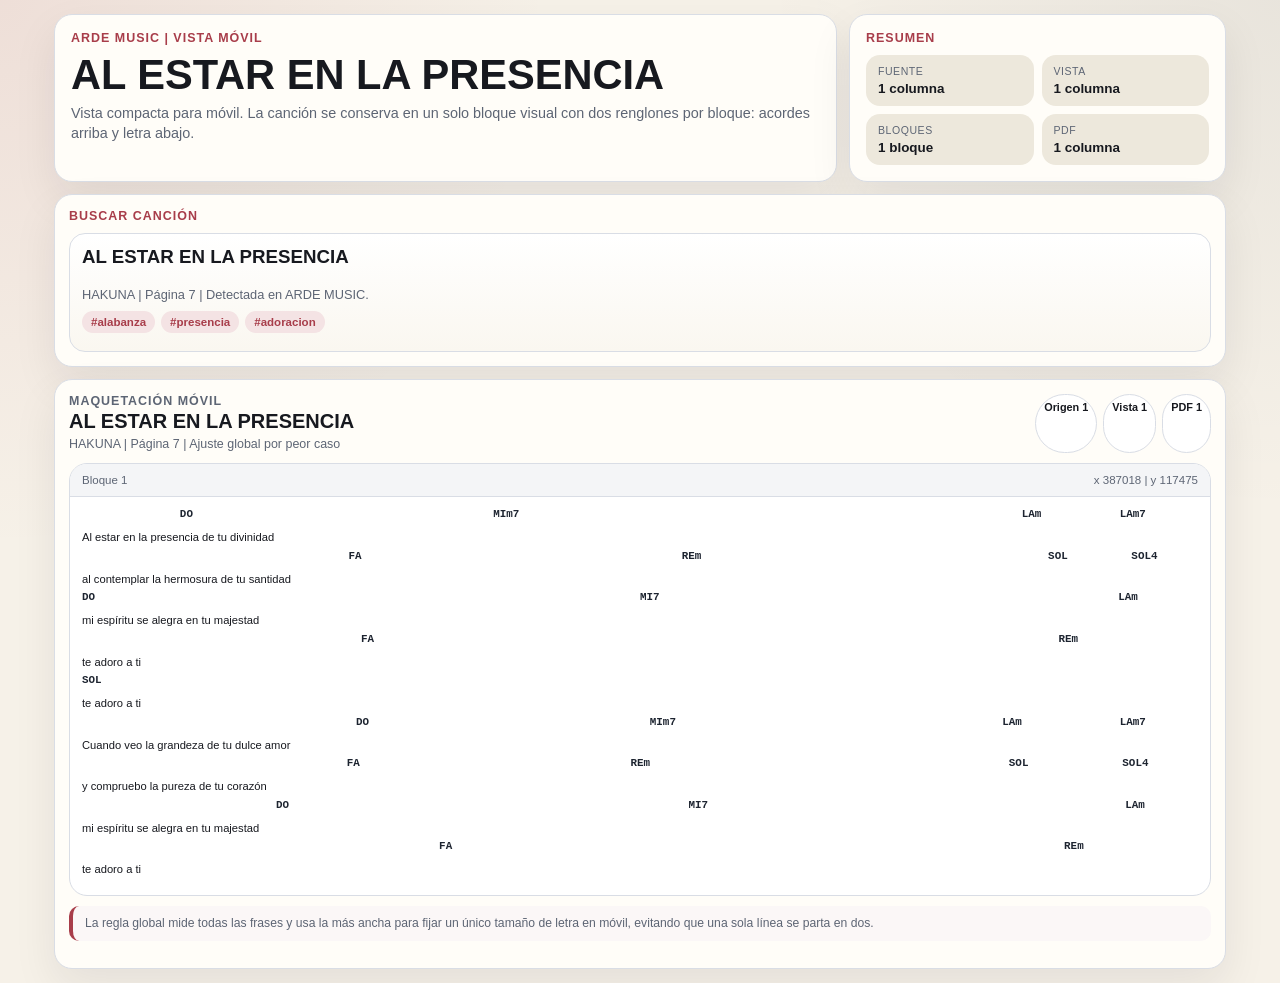
<file: previews/al-estar-en-la-presencia-mobile-fit.html>
<!doctype html>
<html lang="es">
  <head>
    <meta charset="utf-8" />
    <meta name="viewport" content="width=device-width, initial-scale=1" />
    <title>ARDE MUSIC | AL ESTAR EN LA PRESENCIA</title>
    <style>
      :root{--bg:#f6f1e8;--paper:#fffdf8;--ink:#17191f;--muted:#5d6574;--line:#d9dde5;--accent:#a83d4a;--soft:#f4e3e4}
      *{box-sizing:border-box} body{margin:0;background:radial-gradient(circle at top left,rgba(168,61,74,.10),transparent 34%),radial-gradient(circle at top right,rgba(17,25,31,.06),transparent 32%),var(--bg);color:var(--ink);font-family:Calibri,"Segoe UI",Arial,sans-serif}
      .shell{max-width:1200px;margin:0 auto;padding:14px}.card{background:var(--paper);border:1px solid var(--line);border-radius:18px;box-shadow:0 18px 44px rgba(20,25,32,.08)}
      .hero{display:grid;gap:12px;grid-template-columns:1.35fr .65fr;margin-bottom:12px}.box{padding:16px}.eyebrow{margin:0 0 10px;color:var(--accent);font-size:.78rem;font-weight:800;letter-spacing:.08em;text-transform:uppercase}
      h1,h2,h3,p{margin-top:0} h1{margin-bottom:8px;font-size:clamp(1.8rem,7vw,2.6rem);line-height:.96}.lede{margin:0;color:var(--muted);font-size:.9rem;line-height:1.42}
      .meta-grid{display:grid;gap:8px;grid-template-columns:repeat(2,minmax(0,1fr))}.meta{background:#ede8dc;border-radius:14px;padding:10px 12px}.meta span{display:block;font-size:.66rem;color:var(--muted);text-transform:uppercase;letter-spacing:.05em;margin-bottom:4px}.meta strong{display:block;font-size:.84rem}
      .workspace{display:grid;gap:12px;grid-template-columns:1fr}.panel{padding:14px}.result{border:1px solid var(--line);border-radius:16px;padding:12px;background:linear-gradient(180deg,#fff,#faf7f0)}.result p{margin-bottom:0;color:var(--muted);font-size:.8rem;line-height:1.28}
      .chip{background:var(--soft);color:var(--accent);padding:5px 9px;font-size:.72rem;display:inline-block;margin:0 6px 6px 0;border-radius:999px;font-weight:800}
      .preview-header{display:flex;flex-wrap:wrap;justify-content:space-between;gap:10px;margin-bottom:10px}.preview-header p{margin-bottom:0;color:var(--muted);font-size:.78rem;line-height:1.28}.badge-row{display:flex;flex-wrap:wrap;gap:6px}.badge{padding:6px 8px;border:1px solid var(--line);background:#fff;font-size:.68rem;border-radius:999px;font-weight:800}
      .body-card{border:1px solid var(--line);border-radius:18px;overflow:hidden;background:#fff}.section-head{padding:10px 12px;background:#f4f5f7;border-bottom:1px solid var(--line);display:flex;justify-content:space-between;gap:10px;color:var(--muted);font-size:.72rem}.body{padding:12px}
      .row{display:grid;gap:2px;margin-bottom:7px}.chord-line{position:relative;min-height:16px;font-family:"Courier New",Consolas,monospace;font-size:.68rem;line-height:1}.chord-token{position:absolute;top:0;font-weight:800;color:#1d2430;white-space:nowrap}.lyric-line{font-size:.7rem;line-height:1.03;white-space:nowrap;overflow:hidden;text-overflow:clip}
      .note{margin-top:10px;padding:10px 12px;border-left:4px solid var(--accent);background:#fbf7f7;border-radius:10px;color:var(--muted);font-size:.76rem;line-height:1.28}
      @media (max-width:920px){.hero{grid-template-columns:1fr}.panel,.box{padding:12px}}
    </style>
  </head>
  <body>
    <main class="shell">
      <section class="hero">
        <article class="card box">
          <p class="eyebrow">ARDE MUSIC | Vista móvil</p>
          <h1>AL ESTAR EN LA PRESENCIA</h1>
          <p class="lede">Vista compacta para móvil. La canción se conserva en un solo bloque visual con dos renglones por bloque: acordes arriba y letra abajo.</p>
        </article>
        <aside class="card box">
          <p class="eyebrow">Resumen</p>
          <div class="meta-grid">
            <div class="meta"><span>Fuente</span><strong>1 columna</strong></div>
            <div class="meta"><span>Vista</span><strong>1 columna</strong></div>
            <div class="meta"><span>Bloques</span><strong>1 bloque</strong></div>
            <div class="meta"><span>PDF</span><strong>1 columna</strong></div>
          </div>
        </aside>
      </section>

      <section class="workspace">
        <aside class="card panel">
          <div class="eyebrow">Buscar canción</div>
          <div class="result">
            <h3>AL ESTAR EN LA PRESENCIA</h3>
            <p>HAKUNA | Página 7 | Detectada en ARDE MUSIC.</p>
            <div style="margin-top:8px"><span class="chip">#alabanza</span><span class="chip">#presencia</span><span class="chip">#adoracion</span></div>
          </div>
        </aside>

        <section class="card panel">
          <header class="preview-header">
            <div>
              <p class="eyebrow">Maquetación móvil</p>
              <h2 style="margin-bottom:4px;font-size:1.25rem">AL ESTAR EN LA PRESENCIA</h2>
              <p>HAKUNA | Página 7 | Ajuste global por peor caso</p>
            </div>
            <div class="badge-row"><span class="badge">Origen 1</span><span class="badge">Vista 1</span><span class="badge">PDF 1</span></div>
          </header>

          <article class="body-card">
            <div class="section-head"><span>Bloque 1</span><span>x 387018 | y 117475</span></div>
            <div class="body" id="body"></div>
          </article>

          <p class="note">La regla global mide todas las frases y usa la más ancha para fijar un único tamaño de letra en móvil, evitando que una sola línea se parta en dos.</p>
        </section>
      </section>
    </main>

    <script>
      const rows = [
        {k:'chords', c:[['DO',.0877],['MIm7',.3684],['LAm',.8421],['LAm7',.9298]]},
        {k:'lyrics', t:'Al estar en la presencia de tu divinidad'},
        {k:'chords', c:[['FA',.2388],['REm',.5373],['SOL',.8657],['SOL4',.9403]]},
        {k:'lyrics', t:'al contemplar la hermosura de tu santidad'},
        {k:'chords', c:[['DO',0],['MI7',.5],['LAm',.9286]]},
        {k:'lyrics', t:'mi espíritu se alegra en tu majestad'},
        {k:'chords', c:[['FA',.25],['REm',.875]]},
        {k:'lyrics', t:'te adoro a ti'},
        {k:'chords', c:[['SOL',0]]},
        {k:'lyrics', t:'te adoro a ti'},
        {k:'chords', c:[['DO',.2456],['MIm7',.5088],['LAm',.8246],['LAm7',.9298]]},
        {k:'lyrics', t:'Cuando veo la grandeza de tu dulce amor'},
        {k:'chords', c:[['FA',.2373],['REm',.4915],['SOL',.8305],['SOL4',.9322]]},
        {k:'lyrics', t:'y compruebo la pureza de tu corazón'},
        {k:'chords', c:[['DO',.1739],['MI7',.5435],['LAm',.9348]]},
        {k:'lyrics', t:'mi espíritu se alegra en tu majestad'},
        {k:'chords', c:[['FA',.32],['REm',.88]]},
        {k:'lyrics', t:'te adoro a ti'},
      ];
      const body = document.querySelector('#body');
      for (const row of rows) {
        const r = document.createElement('div');
        r.className = `row ${row.k}`;
        if (row.k === 'chords') {
          const l = document.createElement('div');
          l.className = 'chord-line';
          row.c.forEach(([txt,pos]) => {
            const s = document.createElement('span');
            s.className = 'chord-token';
            s.textContent = txt;
            s.style.left = `${Math.max(0, Math.min(100, pos * 100))}%`;
            l.appendChild(s);
          });
          r.appendChild(l);
        } else {
          const l = document.createElement('div');
          l.className = 'lyric-line';
          l.textContent = row.t;
          r.appendChild(l);
        }
        body.appendChild(r);
      }
    </script>
  </body>
</html>
</file>
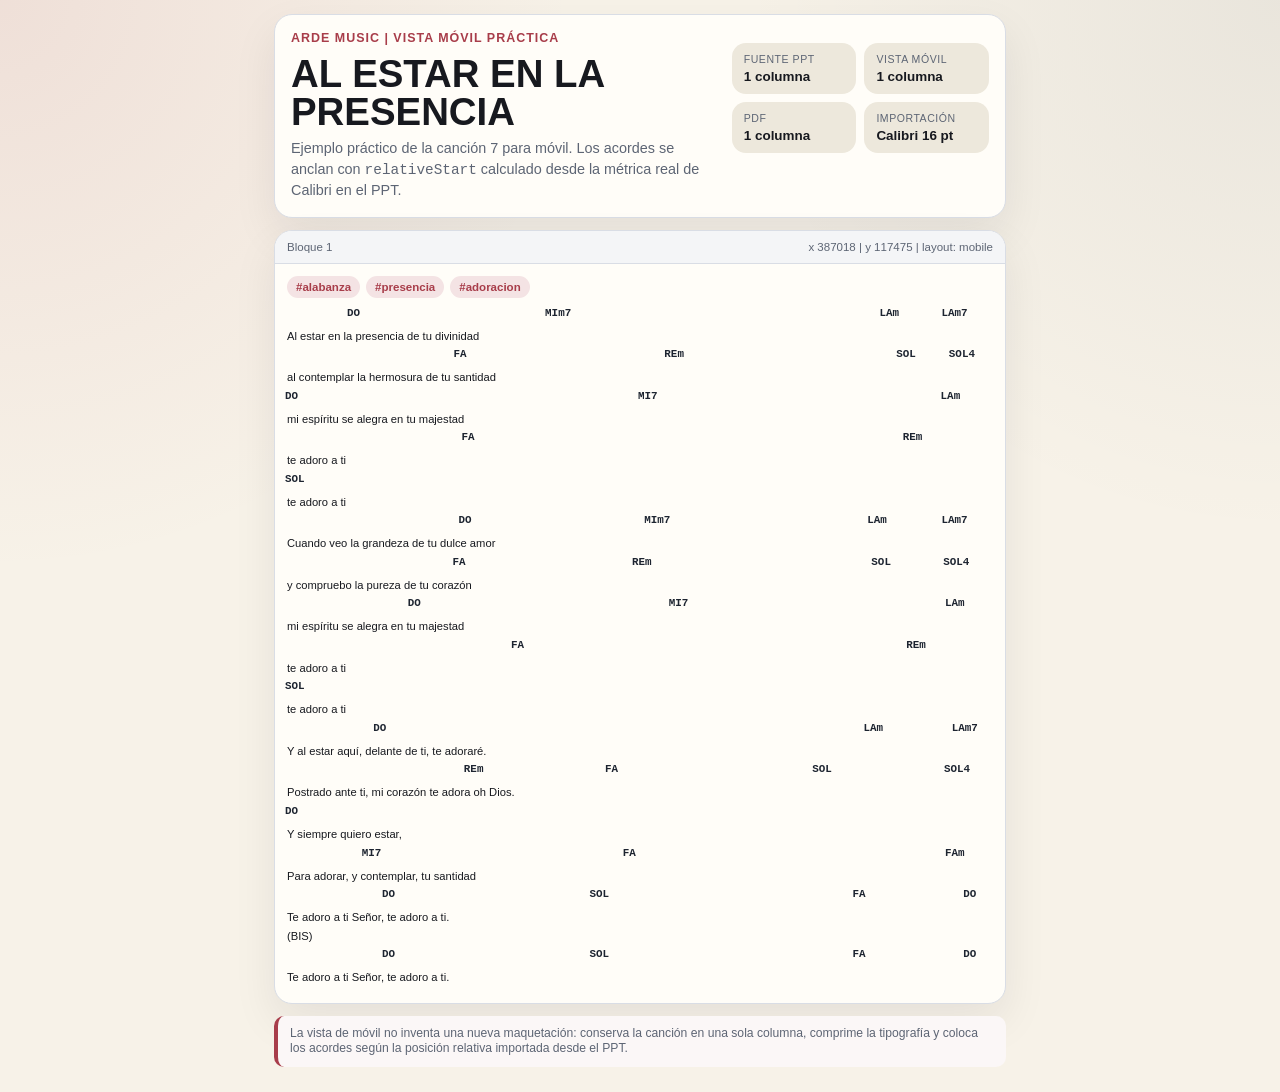
<file: previews/al-estar-en-la-presencia-mobile-practica.html>
<!doctype html>
<html lang="es">
  <head>
    <meta charset="utf-8" />
    <meta name="viewport" content="width=device-width, initial-scale=1" />
    <title>ARDE MUSIC | AL ESTAR EN LA PRESENCIA</title>
    <style>
      :root {
        color-scheme: light;
        --bg: #f7f2e8;
        --paper: #fffdf8;
        --ink: #17191f;
        --muted: #5d6574;
        --line: #d9dde5;
        --accent: #a83d4a;
        --soft: #f4e3e4;
      }
      * { box-sizing: border-box; }
      body {
        margin: 0;
        font-family: Calibri, "Segoe UI", Arial, sans-serif;
        color: var(--ink);
        background:
          radial-gradient(circle at top left, rgba(168,61,74,.10), transparent 34%),
          radial-gradient(circle at top right, rgba(17,25,31,.06), transparent 32%),
          var(--bg);
      }
      .shell { max-width: 760px; margin: 0 auto; padding: 14px; }
      .card {
        background: var(--paper);
        border: 1px solid var(--line);
        border-radius: 18px;
        box-shadow: 0 18px 44px rgba(20,25,32,.08);
      }
      .hero { padding: 16px; margin-bottom: 12px; }
      .eyebrow {
        margin: 0 0 10px;
        color: var(--accent);
        font-size: .78rem;
        font-weight: 800;
        letter-spacing: .08em;
        text-transform: uppercase;
      }
      h1, h2, h3, p { margin-top: 0; }
      h1 { margin-bottom: 8px; font-size: clamp(1.7rem, 7vw, 2.4rem); line-height: .98; }
      .lede { margin: 0; color: var(--muted); font-size: .9rem; line-height: 1.42; }
      .meta-grid { display: grid; gap: 8px; grid-template-columns: repeat(2, minmax(0, 1fr)); margin-top: 12px; }
      .meta {
        background: #ede8dc;
        border-radius: 14px;
        padding: 10px 12px;
      }
      .meta span {
        display: block;
        font-size: .66rem;
        color: var(--muted);
        text-transform: uppercase;
        letter-spacing: .05em;
        margin-bottom: 4px;
      }
      .meta strong { display: block; font-size: .84rem; }
      .body-card { overflow: hidden; }
      .section-head {
        padding: 10px 12px;
        background: #f4f5f7;
        border-bottom: 1px solid var(--line);
        display: flex;
        justify-content: space-between;
        gap: 10px;
        color: var(--muted);
        font-size: .72rem;
      }
      .body { padding: 12px; }
      .song-meta {
        display: flex;
        flex-wrap: wrap;
        gap: 6px;
        margin: 0 0 10px;
      }
      .chip {
        padding: 5px 9px;
        border-radius: 999px;
        background: var(--soft);
        color: var(--accent);
        font-size: .72rem;
        font-weight: 800;
      }
      .row { display: grid; gap: 2px; margin-bottom: 7px; }
      .row.chords { padding-bottom: 0; }
      .chord-line {
        position: relative;
        min-height: 16px;
        font-family: "Courier New", Consolas, monospace;
        font-size: .68rem;
        line-height: 1;
      }
      .chord-token {
        position: absolute;
        top: 0;
        font-weight: 800;
        color: #1d2430;
        white-space: nowrap;
        transform: translateX(-2px);
      }
      .lyric-line {
        font-size: .7rem;
        line-height: 1.03;
        white-space: nowrap;
        overflow: hidden;
        text-overflow: clip;
      }
      .note {
        margin-top: 12px;
        padding: 10px 12px;
        border-left: 4px solid var(--accent);
        background: #fbf7f7;
        border-radius: 10px;
        color: var(--muted);
        font-size: .76rem;
        line-height: 1.28;
      }
      @media (min-width: 720px) {
        .hero { display: grid; gap: 12px; grid-template-columns: 1.25fr .75fr; }
        .hero, .body-card { border-radius: 18px; }
      }
    </style>
  </head>
  <body>
    <main class="shell">
      <section class="hero card">
        <article>
          <p class="eyebrow">ARDE MUSIC | Vista móvil práctica</p>
          <h1>AL ESTAR EN LA PRESENCIA</h1>
          <p class="lede">
            Ejemplo práctico de la canción 7 para móvil. Los acordes se anclan con
            <code>relativeStart</code> calculado desde la métrica real de Calibri en el PPT.
          </p>
        </article>
        <aside>
          <div class="meta-grid">
            <div class="meta"><span>Fuente PPT</span><strong>1 columna</strong></div>
            <div class="meta"><span>Vista móvil</span><strong>1 columna</strong></div>
            <div class="meta"><span>PDF</span><strong>1 columna</strong></div>
            <div class="meta"><span>Importación</span><strong>Calibri 16 pt</strong></div>
          </div>
        </aside>
      </section>

      <section class="card body-card" style="margin-top:12px">
        <div class="section-head">
          <span>Bloque 1</span>
          <span>x 387018 | y 117475 | layout: mobile</span>
        </div>
        <div class="body">
          <div class="song-meta">
            <span class="chip">#alabanza</span>
            <span class="chip">#presencia</span>
            <span class="chip">#adoracion</span>
          </div>
          <div id="body"></div>
        </div>
      </section>

      <p class="note">
        La vista de móvil no inventa una nueva maquetación: conserva la canción en una sola columna,
        comprime la tipografía y coloca los acordes según la posición relativa importada desde el PPT.
      </p>
    </main>

    <script>
      const rows = [
        { kind: 'chords', chords: [
          { text: 'DO', relativeStart: 0.0877 },
          { text: 'MIm7', relativeStart: 0.3684 },
          { text: 'LAm', relativeStart: 0.8421 },
          { text: 'LAm7', relativeStart: 0.9298 },
        ]},
        { kind: 'lyrics', text: 'Al estar en la presencia de tu divinidad' },
        { kind: 'chords', chords: [
          { text: 'FA', relativeStart: 0.2388 },
          { text: 'REm', relativeStart: 0.5373 },
          { text: 'SOL', relativeStart: 0.8657 },
          { text: 'SOL4', relativeStart: 0.9403 },
        ]},
        { kind: 'lyrics', text: 'al contemplar la hermosura de tu santidad' },
        { kind: 'chords', chords: [
          { text: 'DO', relativeStart: 0.0 },
          { text: 'MI7', relativeStart: 0.5 },
          { text: 'LAm', relativeStart: 0.9286 },
        ]},
        { kind: 'lyrics', text: 'mi espíritu se alegra en tu majestad' },
        { kind: 'chords', chords: [
          { text: 'FA', relativeStart: 0.25 },
          { text: 'REm', relativeStart: 0.875 },
        ]},
        { kind: 'lyrics', text: 'te adoro a ti' },
        { kind: 'chords', chords: [{ text: 'SOL', relativeStart: 0.0 }] },
        { kind: 'lyrics', text: 'te adoro a ti' },
        { kind: 'chords', chords: [
          { text: 'DO', relativeStart: 0.2456 },
          { text: 'MIm7', relativeStart: 0.5088 },
          { text: 'LAm', relativeStart: 0.8246 },
          { text: 'LAm7', relativeStart: 0.9298 },
        ]},
        { kind: 'lyrics', text: 'Cuando veo la grandeza de tu dulce amor' },
        { kind: 'chords', chords: [
          { text: 'FA', relativeStart: 0.2373 },
          { text: 'REm', relativeStart: 0.4915 },
          { text: 'SOL', relativeStart: 0.8305 },
          { text: 'SOL4', relativeStart: 0.9322 },
        ]},
        { kind: 'lyrics', text: 'y compruebo la pureza de tu corazón' },
        { kind: 'chords', chords: [
          { text: 'DO', relativeStart: 0.1739 },
          { text: 'MI7', relativeStart: 0.5435 },
          { text: 'LAm', relativeStart: 0.9348 },
        ]},
        { kind: 'lyrics', text: 'mi espíritu se alegra en tu majestad' },
        { kind: 'chords', chords: [
          { text: 'FA', relativeStart: 0.32 },
          { text: 'REm', relativeStart: 0.88 },
        ]},
        { kind: 'lyrics', text: 'te adoro a ti' },
        { kind: 'chords', chords: [{ text: 'SOL', relativeStart: 0.0 }] },
        { kind: 'lyrics', text: 'te adoro a ti' },
        { kind: 'chords', chords: [
          { text: 'DO', relativeStart: 0.125 },
          { text: 'LAm', relativeStart: 0.8194 },
          { text: 'LAm7', relativeStart: 0.9444 },
        ]},
        { kind: 'lyrics', text: 'Y al estar aquí, delante de ti, te adoraré.' },
        { kind: 'chords', chords: [
          { text: 'REm', relativeStart: 0.2533 },
          { text: 'FA', relativeStart: 0.4533 },
          { text: 'SOL', relativeStart: 0.7467 },
          { text: 'SOL4', relativeStart: 0.9333 },
        ]},
        { kind: 'lyrics', text: 'Postrado ante ti, mi corazón te adora oh Dios.' },
        { kind: 'chords', chords: [{ text: 'DO', relativeStart: 0.0 }] },
        { kind: 'lyrics', text: 'Y siempre quiero estar,' },
        { kind: 'chords', chords: [
          { text: 'MI7', relativeStart: 0.1087 },
          { text: 'FA', relativeStart: 0.4783 },
          { text: 'FAm', relativeStart: 0.9348 },
        ]},
        { kind: 'lyrics', text: 'Para adorar, y contemplar, tu santidad' },
        { kind: 'chords', chords: [
          { text: 'DO', relativeStart: 0.1373 },
          { text: 'SOL', relativeStart: 0.4314 },
          { text: 'FA', relativeStart: 0.8039 },
          { text: 'DO', relativeStart: 0.9608 },
        ]},
        { kind: 'lyrics', text: 'Te adoro a ti Señor, te adoro a ti.' },
        { kind: 'lyrics', text: '(BIS)' },
        { kind: 'chords', chords: [
          { text: 'DO', relativeStart: 0.1373 },
          { text: 'SOL', relativeStart: 0.4314 },
          { text: 'FA', relativeStart: 0.8039 },
          { text: 'DO', relativeStart: 0.9608 },
        ]},
        { kind: 'lyrics', text: 'Te adoro a ti Señor, te adoro a ti.' },
      ];

      const body = document.getElementById('body');
      for (const row of rows) {
        const rowNode = document.createElement('div');
        rowNode.className = `row ${row.kind}`;

        if (row.kind === 'chords') {
          const line = document.createElement('div');
          line.className = 'chord-line';
          row.chords.forEach((chord) => {
            const token = document.createElement('span');
            token.className = 'chord-token';
            token.textContent = chord.text;
            token.dataset.rel = String(chord.relativeStart || 0);
            line.appendChild(token);
          });
          rowNode.appendChild(line);
        } else {
          const line = document.createElement('div');
          line.className = 'lyric-line';
          line.textContent = row.text;
          rowNode.appendChild(line);
        }

        body.appendChild(rowNode);
      }

      alignChordsToLyrics();
      window.addEventListener('resize', () => requestAnimationFrame(alignChordsToLyrics));

      function alignChordsToLyrics() {
        const lyricRows = Array.from(body.querySelectorAll('.row.lyrics'));
        const chordRows = Array.from(body.querySelectorAll('.row.chords'));

        chordRows.forEach((row, index) => {
          const lyricLine = lyricRows[index]?.querySelector('.lyric-line');
          const chordLine = row.querySelector('.chord-line');
          if (!lyricLine || !chordLine) return;

          const lyricWidth = Math.max(lyricLine.getBoundingClientRect().width, 1);
          row.querySelectorAll('.chord-token').forEach((token) => {
            const rel = Number(token.dataset.rel || 0);
            token.style.left = `${rel * lyricWidth}px`;
          });
        });
      }
    </script>
  </body>
</html>
</file>
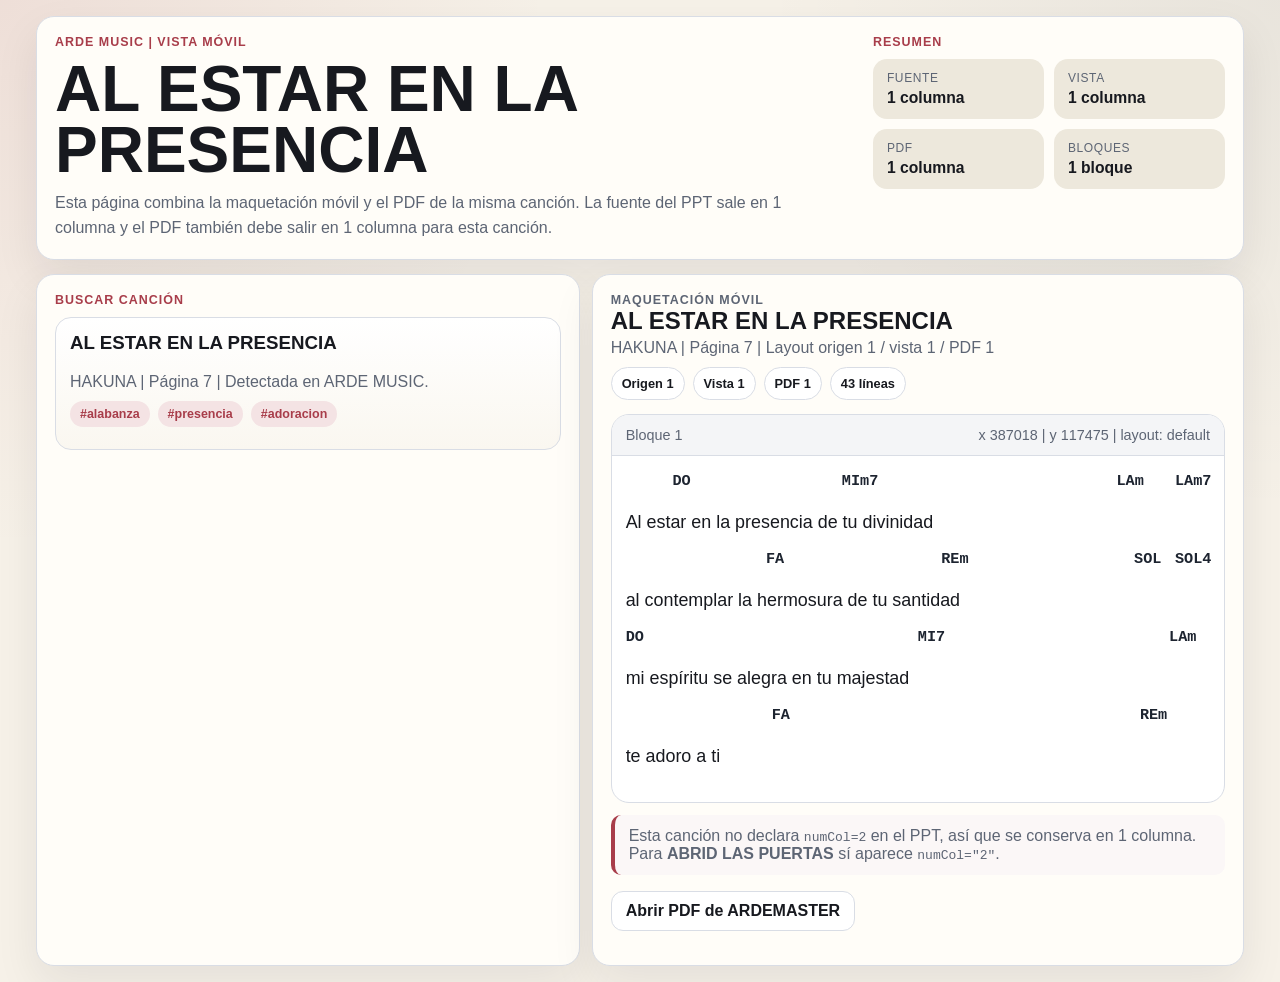
<file: previews/al-estar-en-la-presencia-view.html>
<!doctype html>
<html lang="es">
  <head>
    <meta charset="utf-8" />
    <meta name="viewport" content="width=device-width, initial-scale=1" />
    <title>ARDE MUSIC | AL ESTAR EN LA PRESENCIA</title>
    <style>
      :root{color-scheme:light;--bg:#f6f1e8;--paper:#fffdf8;--ink:#17191f;--muted:#5d6574;--line:#d9dde5;--accent:#a83d4a;--soft:#f4e3e4}
      *{box-sizing:border-box} body{margin:0;background:radial-gradient(circle at top left,rgba(168,61,74,.10),transparent 34%),radial-gradient(circle at top right,rgba(17,25,31,.06),transparent 32%),var(--bg);color:var(--ink);font-family:Calibri,"Segoe UI",Arial,sans-serif}
      .shell{max-width:1240px;margin:0 auto;padding:16px} .hero,.panel{background:var(--paper);border:1px solid var(--line);border-radius:18px;box-shadow:0 18px 44px rgba(20,25,32,.08)}
      .hero{display:grid;gap:12px;grid-template-columns:1.35fr .65fr;margin-bottom:14px}.copy,.panel{padding:18px}.eyebrow{margin:0 0 10px;color:var(--accent);font-size:.78rem;font-weight:800;letter-spacing:.08em;text-transform:uppercase}
      h1,h2,h3,p{margin-top:0} h1{margin-bottom:8px;font-size:clamp(2rem,5vw,4rem);line-height:.96}.lede{margin:0;color:var(--muted);line-height:1.6}.grid{display:grid;gap:12px;grid-template-columns:1fr 1.2fr}
      .meta-grid{display:grid;gap:10px;grid-template-columns:repeat(2,minmax(0,1fr))}.meta{background:#ede8dc;border-radius:14px;padding:12px 14px}.meta span{display:block;font-size:.75rem;color:var(--muted);text-transform:uppercase;letter-spacing:.05em;margin-bottom:4px}.meta strong{display:block;font-size:.98rem}
      .chip{background:var(--soft);color:var(--accent);padding:6px 10px;font-size:.78rem;display:inline-block;margin:0 8px 8px 0;border-radius:999px;font-weight:800}.result{border:1px solid var(--line);border-radius:16px;padding:14px;background:linear-gradient(180deg,#fff,#faf7f0)}.result p{margin-bottom:0;color:var(--muted)}
      .preview-header{display:flex;flex-wrap:wrap;justify-content:space-between;gap:10px;margin-bottom:14px}.preview-header p{margin-bottom:0;color:var(--muted)} .badge-row{display:flex;flex-wrap:wrap;gap:8px;align-content:flex-start}.badge{padding:8px 10px;border:1px solid var(--line);background:#fff;font-size:.8rem;border-radius:999px;font-weight:800}
      .body-card{border:1px solid var(--line);border-radius:18px;overflow:hidden;background:#fff}.section-head{padding:12px 14px;background:#f4f5f7;border-bottom:1px solid var(--line);display:flex;justify-content:space-between;gap:12px;color:var(--muted);font-size:.9rem}.body{padding:16px 14px 18px}
      .row{display:grid;gap:8px;margin-bottom:14px}.chord-line{position:relative;min-height:24px;font-family:"Courier New",Consolas,monospace;font-size:.95rem}.chord-token{position:absolute;top:0;font-weight:800;color:#1d2430;white-space:nowrap}.lyric-line{font-size:1.12rem;line-height:1.45}
      .note{margin-top:12px;padding:12px 14px;border-left:4px solid var(--accent);background:#fbf7f7;border-radius:10px;color:var(--muted)} .pdf-wrap{margin-top:12px;border:1px solid var(--line);border-radius:18px;overflow:hidden;background:#fff}.pdf-wrap iframe{width:100%;height:840px;border:0;background:#fff}
      .section-label{margin:0 0 10px;font-weight:800;color:var(--accent);text-transform:uppercase;letter-spacing:.05em;font-size:.8rem}
      .pdf-link{display:inline-flex;align-items:center;gap:8px;padding:10px 14px;border-radius:12px;border:1px solid var(--line);background:#fff;color:var(--ink);text-decoration:none;font-weight:800}
      @media (max-width:920px){.hero,.grid{grid-template-columns:1fr}.pdf-wrap iframe{height:74vh}}
    </style>
  </head>
  <body>
    <main class="shell">
      <section class="hero">
        <article class="copy">
          <p class="eyebrow">ARDE MUSIC | Vista móvil</p>
          <h1>AL ESTAR EN LA PRESENCIA</h1>
          <p class="lede">Esta página combina la maquetación móvil y el PDF de la misma canción. La fuente del PPT sale en 1 columna y el PDF también debe salir en 1 columna para esta canción.</p>
        </article>
        <aside class="copy">
          <p class="eyebrow">Resumen</p>
          <div class="meta-grid">
            <div class="meta"><span>Fuente</span><strong>1 columna</strong></div>
            <div class="meta"><span>Vista</span><strong>1 columna</strong></div>
            <div class="meta"><span>PDF</span><strong>1 columna</strong></div>
            <div class="meta"><span>Bloques</span><strong>1 bloque</strong></div>
          </div>
        </aside>
      </section>

      <section class="grid">
        <aside class="panel">
          <div class="eyebrow">Buscar canción</div>
          <div class="result">
            <h3>AL ESTAR EN LA PRESENCIA</h3>
            <p>HAKUNA | Página 7 | Detectada en ARDE MUSIC.</p>
            <div style="margin-top:10px"><span class="chip">#alabanza</span><span class="chip">#presencia</span><span class="chip">#adoracion</span></div>
          </div>
        </aside>

        <section class="panel">
          <header class="preview-header">
            <div>
              <p class="eyebrow">Maquetación móvil</p>
              <h2 style="margin-bottom:4px">AL ESTAR EN LA PRESENCIA</h2>
              <p>HAKUNA | Página 7 | Layout origen 1 / vista 1 / PDF 1</p>
            </div>
            <div class="badge-row"><span class="badge">Origen 1</span><span class="badge">Vista 1</span><span class="badge">PDF 1</span><span class="badge">43 líneas</span></div>
          </header>

          <article class="body-card">
            <div class="section-head"><span>Bloque 1</span><span>x 387018 | y 117475 | layout: default</span></div>
            <div class="body">
              <div class="row chords"><div class="chord-line"><span class="chord-token" style="left:8%">DO</span><span class="chord-token" style="left:37%">MIm7</span><span class="chord-token" style="left:84%">LAm</span><span class="chord-token" style="left:94%">LAm7</span></div></div>
              <div class="row"><div class="lyric-line">Al estar en la presencia de tu divinidad</div></div>
              <div class="row chords"><div class="chord-line"><span class="chord-token" style="left:24%">FA</span><span class="chord-token" style="left:54%">REm</span><span class="chord-token" style="left:87%">SOL</span><span class="chord-token" style="left:94%">SOL4</span></div></div>
              <div class="row"><div class="lyric-line">al contemplar la hermosura de tu santidad</div></div>
              <div class="row chords"><div class="chord-line"><span class="chord-token" style="left:0%">DO</span><span class="chord-token" style="left:50%">MI7</span><span class="chord-token" style="left:93%">LAm</span></div></div>
              <div class="row"><div class="lyric-line">mi espíritu se alegra en tu majestad</div></div>
              <div class="row chords"><div class="chord-line"><span class="chord-token" style="left:25%">FA</span><span class="chord-token" style="left:88%">REm</span></div></div>
              <div class="row"><div class="lyric-line">te adoro a ti</div></div>
            </div>
          </article>

          <p class="note">Esta canción no declara <code>numCol=2</code> en el PPT, así que se conserva en 1 columna. Para <strong>ABRID LAS PUERTAS</strong> sí aparece <code>numCol="2"</code>.</p>

          <p style="margin-top:12px"><a class="pdf-link" href="./al-estar-en-la-presencia.pdf">Abrir PDF de ARDEMASTER</a></p>
        </section>
      </section>
    </main>
  </body>
</html>
</file>
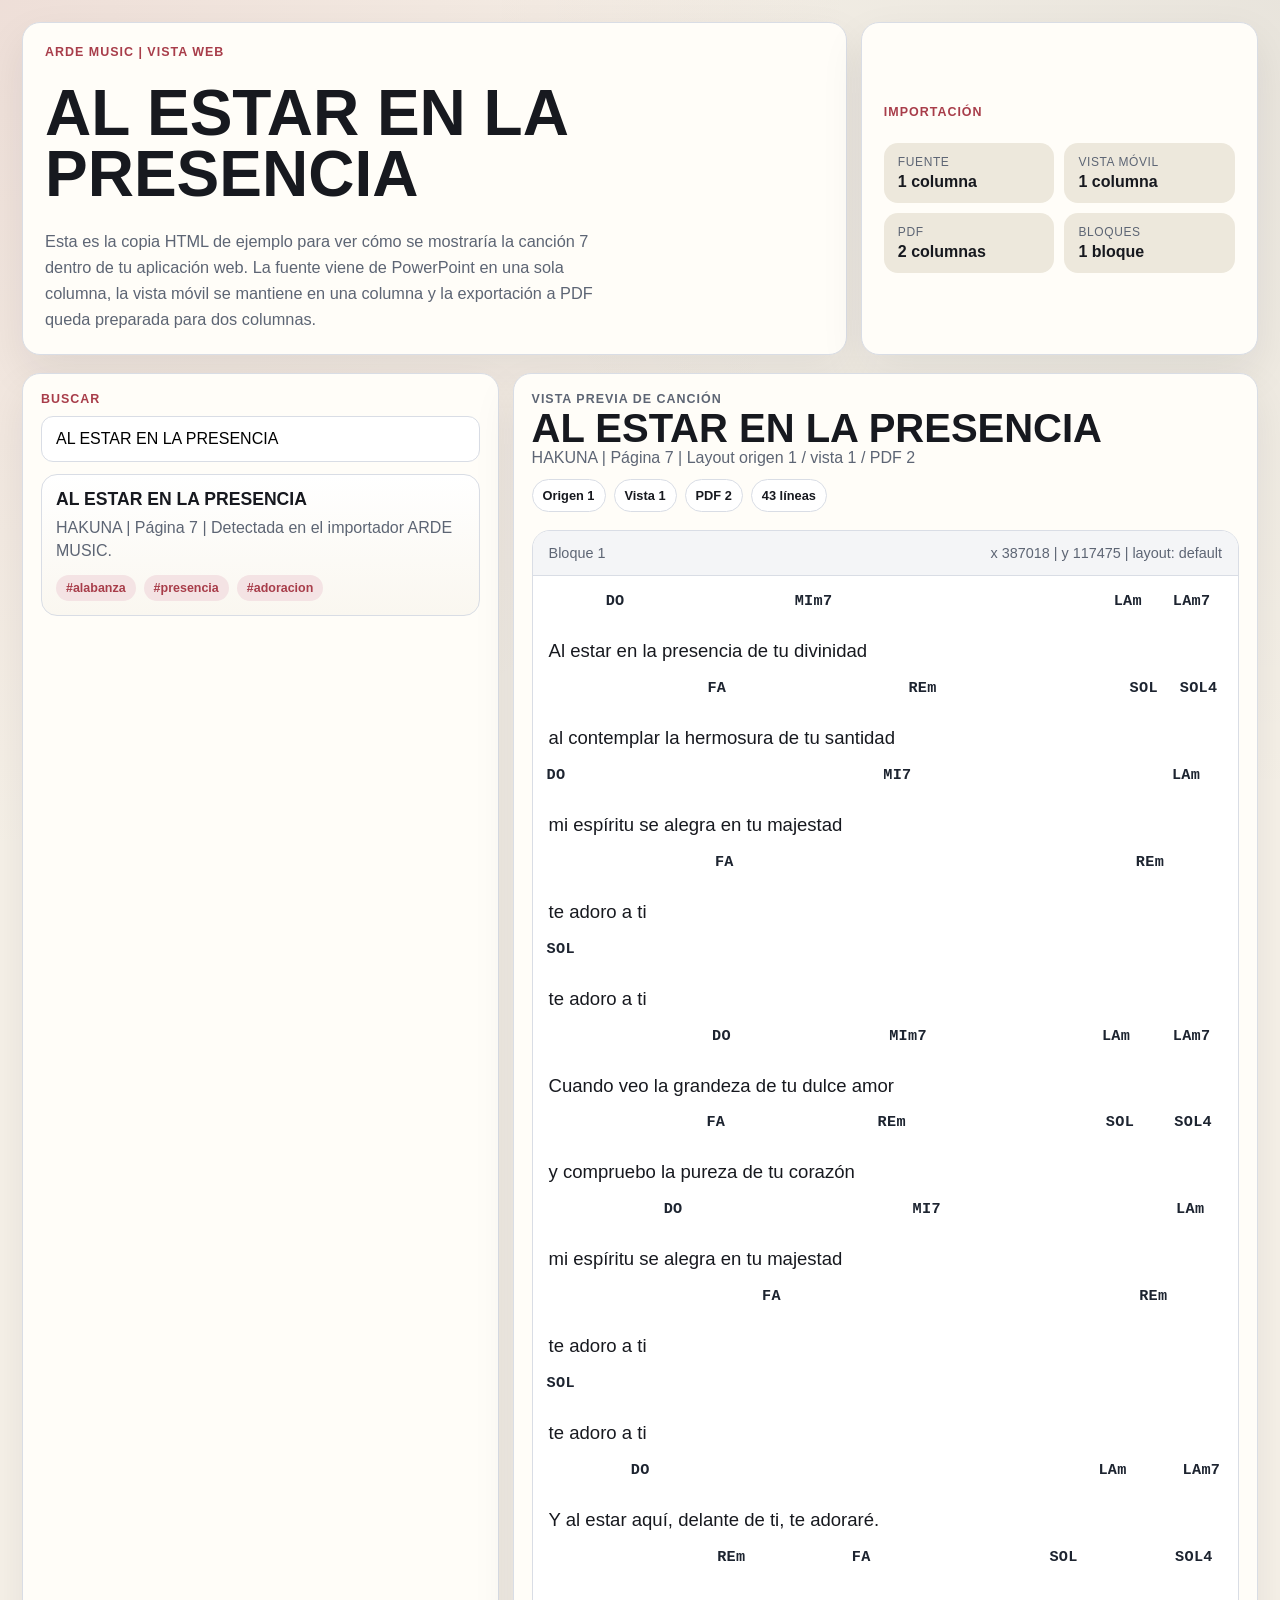
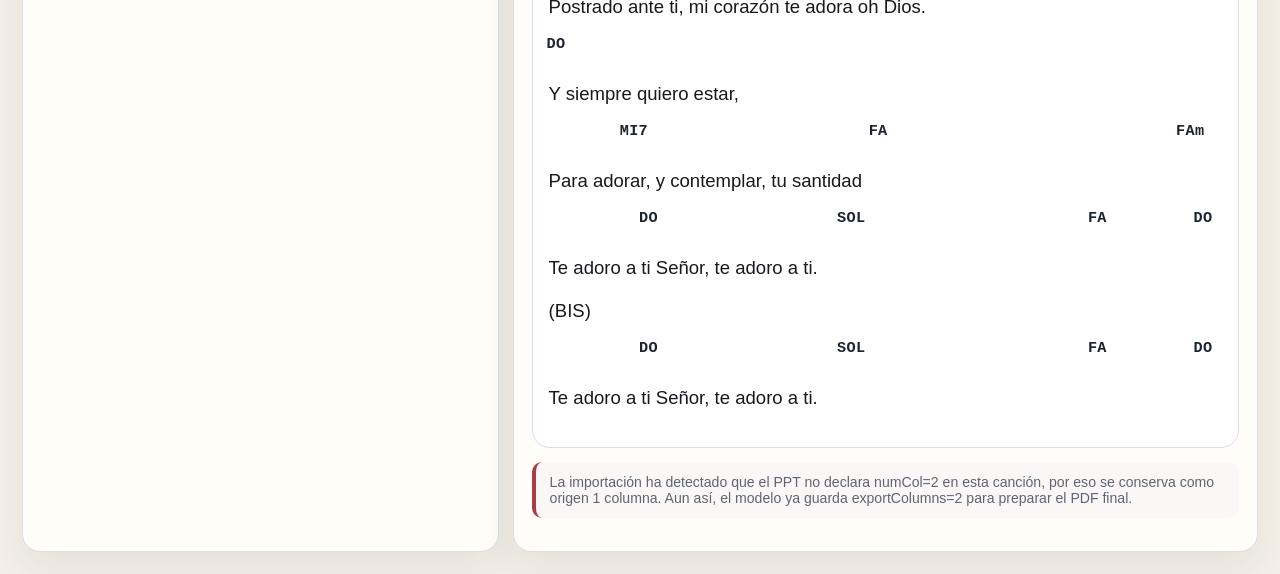
<file: previews/al-estar-en-la-presencia.html>
<!doctype html>
<html lang="es">
  <head>
    <meta charset="utf-8" />
    <meta name="viewport" content="width=device-width, initial-scale=1" />
    <title>ARDE MUSIC | AL ESTAR EN LA PRESENCIA</title>
    <style>
      :root {
        color-scheme: light;
        --bg: #f6f1e8;
        --paper: #fffdf8;
        --ink: #17191f;
        --muted: #5d6574;
        --line: #d9dde5;
        --accent: #a83d4a;
        --accent-soft: #f4e3e4;
        --chip: #ede8dc;
      }

      * { box-sizing: border-box; }
      body {
        margin: 0;
        font-family: Calibri, "Segoe UI", Arial, sans-serif;
        color: var(--ink);
        background:
          radial-gradient(circle at top left, rgba(168, 61, 74, 0.10), transparent 34%),
          radial-gradient(circle at top right, rgba(17, 25, 31, 0.06), transparent 32%),
          var(--bg);
      }

      .shell {
        max-width: 1320px;
        margin: 0 auto;
        padding: 22px;
      }

      .hero {
        display: grid;
        gap: 14px;
        grid-template-columns: minmax(0, 1.35fr) minmax(280px, 0.65fr);
        align-items: stretch;
        margin-bottom: 18px;
      }

      .hero-card,
      .panel {
        background: var(--paper);
        border: 1px solid var(--line);
        border-radius: 18px;
        box-shadow: 0 18px 44px rgba(20, 25, 32, 0.08);
      }

      .hero-copy {
        padding: 28px;
      }

      .eyebrow {
        margin: 0 0 10px;
        color: var(--accent);
        font-weight: 800;
        font-size: 0.78rem;
        letter-spacing: 0.08em;
        text-transform: uppercase;
      }

      h1 {
        margin: 0 0 8px;
        font-size: clamp(2rem, 5vw, 4.4rem);
        line-height: 0.96;
      }

      .lede {
        margin: 0;
        max-width: 64ch;
        color: var(--muted);
        font-size: 1.02rem;
        line-height: 1.6;
      }

      .hero-card {
        padding: 22px;
        display: grid;
        gap: 14px;
        align-content: center;
      }

      .hero-card h2,
      .panel h2,
      .panel h3 {
        margin: 0;
      }

      .meta-grid {
        display: grid;
        grid-template-columns: repeat(2, minmax(0, 1fr));
        gap: 10px;
      }

      .meta-chip {
        display: grid;
        gap: 4px;
        padding: 12px 14px;
        border-radius: 14px;
        background: var(--chip);
      }

      .meta-chip span {
        font-size: 0.75rem;
        color: var(--muted);
        text-transform: uppercase;
        letter-spacing: 0.05em;
      }

      .meta-chip strong {
        font-size: 1rem;
      }

      .workspace {
        display: grid;
        grid-template-columns: minmax(280px, 0.78fr) minmax(0, 1.22fr);
        gap: 14px;
      }

      .panel {
        padding: 18px;
      }

      .searchbox {
        display: grid;
        gap: 12px;
      }

      .searchbox input {
        width: 100%;
        min-height: 46px;
        border: 1px solid var(--line);
        border-radius: 12px;
        padding: 0 14px;
        font: inherit;
        background: #fff;
      }

      .song-result {
        border: 1px solid var(--line);
        border-radius: 16px;
        padding: 14px;
        background: linear-gradient(180deg, #fff, #faf7f0);
      }

      .song-result h3 {
        font-size: 1.1rem;
        margin-bottom: 6px;
      }

      .song-result p {
        margin: 0;
        color: var(--muted);
        line-height: 1.45;
      }

      .chip-row {
        display: flex;
        flex-wrap: wrap;
        gap: 8px;
        margin-top: 12px;
      }

      .chip {
        padding: 6px 10px;
        border-radius: 999px;
        background: var(--accent-soft);
        color: var(--accent);
        font-size: 0.78rem;
        font-weight: 800;
      }

      .preview-header {
        display: flex;
        flex-wrap: wrap;
        justify-content: space-between;
        gap: 12px;
        margin-bottom: 18px;
      }

      .preview-header h2 {
        font-size: clamp(1.5rem, 4vw, 2.5rem);
        line-height: 1.02;
        margin-top: 2px;
      }

      .preview-header p {
        margin: 0;
        color: var(--muted);
      }

      .badge-row {
        display: flex;
        flex-wrap: wrap;
        gap: 8px;
        align-content: flex-start;
      }

      .badge {
        padding: 8px 10px;
        border-radius: 999px;
        border: 1px solid var(--line);
        background: #fff;
        font-size: 0.8rem;
        font-weight: 700;
      }

      .body-card {
        border: 1px solid var(--line);
        border-radius: 18px;
        overflow: hidden;
        background: #fff;
      }

      .body-card .section-head {
        padding: 14px 16px;
        background: #f4f5f7;
        border-bottom: 1px solid var(--line);
        display: flex;
        justify-content: space-between;
        gap: 12px;
        color: var(--muted);
        font-size: 0.9rem;
      }

      .body {
        padding: 18px 16px 20px;
      }

      .row {
        display: grid;
        gap: 8px;
        margin-bottom: 16px;
      }

      .row.chords {
        padding-bottom: 2px;
      }

      .chord-line {
        position: relative;
        min-height: 26px;
        font-family: "Courier New", Consolas, monospace;
        font-size: 0.95rem;
        line-height: 1;
      }

      .chord-token {
        position: absolute;
        top: 0;
        transform: translateX(-2px);
        font-weight: 800;
        color: #1d2430;
        letter-spacing: 0.02em;
        white-space: nowrap;
      }

      .lyric-line {
        font-size: 1.16rem;
        line-height: 1.45;
      }

      .import-note {
        margin-top: 14px;
        padding: 12px 14px;
        border-left: 4px solid var(--accent);
        background: #fbf7f7;
        border-radius: 10px;
        color: var(--muted);
      }

      .small {
        font-size: 0.88rem;
      }

      @media (max-width: 980px) {
        .hero,
        .workspace {
          grid-template-columns: 1fr;
        }
      }

      @media (max-width: 700px) {
        .shell {
          padding: 14px;
        }

        .hero-copy,
        .panel,
        .hero-card {
          padding: 16px;
        }

        .meta-grid {
          grid-template-columns: 1fr;
        }
      }
    </style>
  </head>
  <body>
    <main class="shell">
      <section class="hero">
        <article class="hero-card hero-copy">
          <p class="eyebrow">ARDE MUSIC | Vista web</p>
          <h1>AL ESTAR EN LA PRESENCIA</h1>
          <p class="lede">
            Esta es la copia HTML de ejemplo para ver cómo se mostraría la canción 7 dentro de tu
            aplicación web. La fuente viene de PowerPoint en una sola columna, la vista móvil se
            mantiene en una columna y la exportación a PDF queda preparada para dos columnas.
          </p>
        </article>

        <aside class="hero-card">
          <p class="eyebrow">Importación</p>
          <div class="meta-grid">
            <div class="meta-chip">
              <span>Fuente</span>
              <strong>1 columna</strong>
            </div>
            <div class="meta-chip">
              <span>Vista móvil</span>
              <strong>1 columna</strong>
            </div>
            <div class="meta-chip">
              <span>PDF</span>
              <strong>2 columnas</strong>
            </div>
            <div class="meta-chip">
              <span>Bloques</span>
              <strong>1 bloque</strong>
            </div>
          </div>
        </aside>
      </section>

      <section class="workspace">
        <aside class="panel">
          <div class="searchbox">
            <div>
              <p class="eyebrow">Buscar</p>
              <input type="search" value="AL ESTAR EN LA PRESENCIA" aria-label="Buscar canción" />
            </div>

            <div class="song-result">
              <h3>AL ESTAR EN LA PRESENCIA</h3>
              <p>HAKUNA | Página 7 | Detectada en el importador ARDE MUSIC.</p>
              <div class="chip-row">
                <span class="chip">#alabanza</span>
                <span class="chip">#presencia</span>
                <span class="chip">#adoracion</span>
              </div>
            </div>
          </div>
        </aside>

        <section class="panel">
          <header class="preview-header">
            <div>
              <p class="eyebrow">Vista previa de canción</p>
              <h2>AL ESTAR EN LA PRESENCIA</h2>
              <p>HAKUNA | Página 7 | Layout origen 1 / vista 1 / PDF 2</p>
            </div>
            <div class="badge-row">
              <span class="badge">Origen 1</span>
              <span class="badge">Vista 1</span>
              <span class="badge">PDF 2</span>
              <span class="badge">43 líneas</span>
            </div>
          </header>

          <article class="body-card">
            <div class="section-head">
              <span>Bloque 1</span>
              <span>x 387018 | y 117475 | layout: default</span>
            </div>
            <div class="body" id="body"></div>
          </article>

          <p class="import-note small">
            La importación ha detectado que el PPT no declara numCol=2 en esta canción, por eso
            se conserva como origen 1 columna. Aun así, el modelo ya guarda exportColumns=2 para
            preparar el PDF final.
          </p>
        </section>
      </section>
    </main>

    <script>
      const song = {
        rows: [
          {
            kind: "chords",
            chords: [
              { text: "DO", start: 5, relativeStart: 0.0877 },
              { text: "MIm7", start: 21, relativeStart: 0.3684 },
              { text: "LAm", start: 48, relativeStart: 0.8421 },
              { text: "LAm7", start: 53, relativeStart: 0.9298 },
            ],
          },
          { kind: "lyrics", text: "Al estar en la presencia de tu divinidad" },
          {
            kind: "chords",
            chords: [
              { text: "FA", start: 16, relativeStart: 0.2388 },
              { text: "REm", start: 36, relativeStart: 0.5373 },
              { text: "SOL", start: 58, relativeStart: 0.8657 },
              { text: "SOL4", start: 63, relativeStart: 0.9403 },
            ],
          },
          { kind: "lyrics", text: "al contemplar la hermosura de tu santidad" },
          {
            kind: "chords",
            chords: [
              { text: "DO", start: 0, relativeStart: 0.0 },
              { text: "MI7", start: 21, relativeStart: 0.5 },
              { text: "LAm", start: 39, relativeStart: 0.9286 },
            ],
          },
          { kind: "lyrics", text: "mi espíritu se alegra en tu majestad" },
          {
            kind: "chords",
            chords: [
              { text: "FA", start: 6, relativeStart: 0.25 },
              { text: "REm", start: 21, relativeStart: 0.875 },
            ],
          },
          { kind: "lyrics", text: "te adoro a ti" },
          { kind: "chords", chords: [{ text: "SOL", start: 9, relativeStart: 0.0 }] },
          { kind: "lyrics", text: "te adoro a ti" },
          {
            kind: "chords",
            chords: [
              { text: "DO", start: 14, relativeStart: 0.2456 },
              { text: "MIm7", start: 29, relativeStart: 0.5088 },
              { text: "LAm", start: 47, relativeStart: 0.8246 },
              { text: "LAm7", start: 53, relativeStart: 0.9298 },
            ],
          },
          { kind: "lyrics", text: "Cuando veo la grandeza de tu dulce amor" },
          {
            kind: "chords",
            chords: [
              { text: "FA", start: 14, relativeStart: 0.2373 },
              { text: "REm", start: 29, relativeStart: 0.4915 },
              { text: "SOL", start: 49, relativeStart: 0.8305 },
              { text: "SOL4", start: 55, relativeStart: 0.9322 },
            ],
          },
          { kind: "lyrics", text: "y compruebo la pureza de tu corazón" },
          {
            kind: "chords",
            chords: [
              { text: "DO", start: 8, relativeStart: 0.1739 },
              { text: "MI7", start: 25, relativeStart: 0.5435 },
              { text: "LAm", start: 43, relativeStart: 0.9348 },
            ],
          },
          { kind: "lyrics", text: "mi espíritu se alegra en tu majestad" },
          {
            kind: "chords",
            chords: [
              { text: "FA", start: 8, relativeStart: 0.32 },
              { text: "REm", start: 22, relativeStart: 0.88 },
            ],
          },
          { kind: "lyrics", text: "te adoro a ti" },
          { kind: "chords", chords: [{ text: "SOL", start: 8, relativeStart: 0.0 }] },
          { kind: "lyrics", text: "te adoro a ti" },
          {
            kind: "chords",
            chords: [
              { text: "DO", start: 9, relativeStart: 0.125 },
              { text: "LAm", start: 59, relativeStart: 0.8194 },
              { text: "LAm7", start: 68, relativeStart: 0.9444 },
            ],
          },
          { kind: "lyrics", text: "Y al estar aquí, delante de ti, te adoraré." },
          {
            kind: "chords",
            chords: [
              { text: "REm", start: 19, relativeStart: 0.2533 },
              { text: "FA", start: 34, relativeStart: 0.4533 },
              { text: "SOL", start: 56, relativeStart: 0.7467 },
              { text: "SOL4", start: 70, relativeStart: 0.9333 },
            ],
          },
          { kind: "lyrics", text: "Postrado ante ti, mi corazón te adora oh Dios." },
          { kind: "chords", chords: [{ text: "DO", start: 23, relativeStart: 0.0 }] },
          { kind: "lyrics", text: "Y siempre quiero estar," },
          {
            kind: "chords",
            chords: [
              { text: "MI7", start: 5, relativeStart: 0.1087 },
              { text: "FA", start: 22, relativeStart: 0.4783 },
              { text: "FAm", start: 43, relativeStart: 0.9348 },
            ],
          },
          { kind: "lyrics", text: "Para adorar, y contemplar, tu santidad" },
          {
            kind: "chords",
            chords: [
              { text: "DO", start: 7, relativeStart: 0.1373 },
              { text: "SOL", start: 22, relativeStart: 0.4314 },
              { text: "FA", start: 41, relativeStart: 0.8039 },
              { text: "DO", start: 49, relativeStart: 0.9608 },
            ],
          },
          { kind: "lyrics", text: "Te adoro a ti Señor, te adoro a ti." },
          { kind: "lyrics", text: "(BIS)" },
          {
            kind: "chords",
            chords: [
              { text: "DO", start: 7, relativeStart: 0.1373 },
              { text: "SOL", start: 22, relativeStart: 0.4314 },
              { text: "FA", start: 41, relativeStart: 0.8039 },
              { text: "DO", start: 49, relativeStart: 0.9608 },
            ],
          },
          { kind: "lyrics", text: "Te adoro a ti Señor, te adoro a ti." },
        ],
      };

      const body = document.querySelector("#body");

      song.rows.forEach((row) => {
        const rowNode = document.createElement("div");
        rowNode.className = `row ${row.kind}`;

        if (row.kind === "chords") {
          const line = document.createElement("div");
          line.className = "chord-line";
          row.chords.forEach((chord) => {
            const token = document.createElement("span");
            token.className = "chord-token";
            token.textContent = chord.text;
            token.style.left = `${Math.max(0, Math.min(100, chord.relativeStart * 100))}%`;
            line.appendChild(token);
          });
          rowNode.appendChild(line);
        } else {
          const line = document.createElement("div");
          line.className = "lyric-line";
          line.textContent = row.text;
          rowNode.appendChild(line);
        }

        body.appendChild(rowNode);
      });
    </script>
  </body>
</html>
</file>
<file: styles.css>
:root {
  color-scheme: light;
  --ink: #17191f;
  --muted: #5b6472;
  --line: #d7dde6;
  --paper: #f7f4ed;
  --surface: #fffefa;
  --accent: #b83342;
}

* { box-sizing: border-box; }

body {
  margin: 0;
  background: var(--paper);
  color: var(--ink);
  font-family: Calibri, "Segoe UI", Arial, sans-serif;
}

.landing {
  min-height: 100vh;
  display: grid;
  align-content: center;
  gap: 14px;
  padding: 28px clamp(18px, 6vw, 56px);
}

.landing h1 {
  max-width: 720px;
  font-size: clamp(3rem, 11vw, 7.2rem);
  line-height: 0.92;
}

.landing-copy {
  color: var(--muted);
  font-size: clamp(1.05rem, 4vw, 1.35rem);
}

.songbook-choices {
  display: grid;
  grid-template-columns: repeat(2, minmax(0, 1fr));
  gap: 14px;
  width: min(780px, 100%);
  margin-top: 10px;
}

.songbook-button {
  --songbook-logo-column: clamp(50px, 11vw, 66px);
  --songbook-logo-gap: 8px;
  min-height: 132px;
  border: 1px solid var(--line);
  border-radius: 8px;
  background: var(--surface);
  color: var(--ink);
  cursor: pointer;
  display: grid;
  align-content: center;
  gap: 8px;
  padding: 18px 14px;
  text-align: left;
  text-decoration: none;
  font: inherit;
}

.songbook-title {
  display: grid;
  grid-template-columns: var(--songbook-logo-column) minmax(0, 1fr);
  align-items: center;
  gap: var(--songbook-logo-gap);
}

.songbook-logo {
  width: min(100%, clamp(40px, 10vw, 54px));
  height: clamp(50px, 12vw, 66px);
  object-fit: contain;
  flex: 0 0 auto;
}

.songbook-logo.rockandpop {
  width: min(100%, clamp(50px, 11vw, 66px));
  height: clamp(50px, 11vw, 66px);
}

.songbook-title strong {
  color: #000;
  font-size: clamp(1.8rem, 5vw, 3.2rem);
  line-height: 0.95;
}

.songbook-button span {
  color: var(--muted);
  font-size: 1rem;
}

.songbook-button > span:not(.songbook-title) {
  margin-left: calc(var(--songbook-logo-column) + var(--songbook-logo-gap));
}

.app-open .landing {
  display: none;
}

.topbar, .layout {
  display: none;
}

.app-open .topbar {
  display: grid;
}

.app-open .layout {
  display: grid;
}

.topbar {
  position: sticky;
  top: 0;
  z-index: 3;
  gap: 8px;
  padding: 18px 16px 14px;
  border-bottom: 1px solid var(--line);
  background: var(--paper);
}

.home-button {
  display: none;
  width: max-content;
  min-height: 34px;
  border: 1px solid var(--line);
  border-radius: 6px;
  background: #fff;
  color: var(--ink);
  cursor: pointer;
  padding: 0 12px;
  font: inherit;
  font-weight: 800;
}

.eyebrow {
  margin: 0;
  color: var(--accent);
  font-size: 0.78rem;
  font-weight: 800;
  letter-spacing: 0;
  text-transform: uppercase;
}

h1, h2, p { margin-top: 0; }

h1 {
  margin-bottom: 2px;
  font-size: 2rem;
  line-height: 1;
}

.filters {
  display: grid;
  grid-template-columns: minmax(180px, 1fr) auto minmax(150px, 220px) minmax(150px, 220px);
  gap: 8px;
}

#search, .filters select, .clear-filters-button {
  width: 100%;
  min-height: 42px;
  border: 1px solid var(--line);
  border-radius: 6px;
  background: #fff;
  color: var(--ink);
  padding: 0 12px;
  font: inherit;
}

.clear-filters-button {
  cursor: pointer;
  font-weight: 800;
  padding: 0 12px;
}

.selection-bar {
  display: flex;
  align-items: center;
  gap: 8px;
  flex-wrap: wrap;
}

.selection-bar strong {
  color: var(--muted);
  font-size: 0.9rem;
}

.selection-bar button {
  min-height: 34px;
  border: 1px solid var(--line);
  border-radius: 6px;
  background: #fff;
  color: var(--ink);
  cursor: pointer;
  padding: 0 10px;
  font: inherit;
  font-weight: 800;
}

.selection-bar button.active {
  border-color: var(--accent);
  background: var(--accent);
  color: #fff;
}

.selection-bar button:disabled {
  cursor: not-allowed;
  opacity: 0.45;
}

.layout {
  display: grid;
  grid-template-columns: minmax(230px, 32%) 1fr;
  min-height: calc(100vh - 122px);
}

body:not(.app-open) .topbar,
body:not(.app-open) .layout {
  display: none;
}

.song-list {
  border-right: 1px solid var(--line);
  background: var(--surface);
  overflow: auto;
}

.song-item {
  width: 100%;
  border: 0;
  border-bottom: 1px solid var(--line);
  background: transparent;
  color: var(--ink);
  cursor: pointer;
  display: grid;
  gap: 4px;
  padding: 12px 14px;
  text-align: left;
}

.song-item.active {
  background: #f0f6f7;
  box-shadow: inset 4px 0 0 var(--accent);
}

.song-item.selected {
  background: #fff8e8;
  box-shadow: inset 4px 0 0 #111;
}

.song-item.selected.active {
  background: #eef6ef;
}

.song-item.selected::after {
  content: "Seleccionada";
  color: #111;
  font-size: 0.72rem;
  font-weight: 800;
}

.song-item strong {
  font-size: 0.96rem;
  line-height: 1.12;
}

.song-item span {
  color: var(--muted);
  font-size: 0.82rem;
}

.song-item .item-tags,
.song-item .item-author {
  color: var(--accent);
  font-size: 0.78rem;
  font-weight: 800;
}

.filter-chip {
  border: 0;
  border-radius: 999px;
  background: transparent;
  color: var(--accent);
  cursor: pointer;
  display: inline;
  padding: 0;
  font: inherit;
  font-weight: 800;
  text-align: left;
}

.filter-chip:hover,
.filter-chip:focus-visible {
  text-decoration: underline;
}

.song-view {
  min-width: 0;
  padding: 20px clamp(16px, 4vw, 40px) 40px;
}

.standalone-open .song-list .song-view {
  border-bottom: 1px solid var(--line);
  background: var(--surface);
}

.song-heading {
  display: flex;
  align-items: start;
  justify-content: space-between;
  gap: 16px;
  margin-bottom: 18px;
}

.song-page {
  margin: 0 0 4px;
  color: var(--accent);
  font-size: 0.8rem;
  font-weight: 800;
}

h2 {
  margin-bottom: 4px;
  font-size: clamp(1.8rem, 5vw, 3.2rem);
  line-height: 0.95;
}

.song-author {
  margin-bottom: 0;
  color: var(--muted);
  font-style: italic;
}

.song-capo {
  margin: 0 0 6px;
  color: var(--accent);
  font-size: 0.96rem;
  font-weight: 800;
}

.song-author .filter-chip {
  color: var(--muted);
  font-style: italic;
}

.song-tags {
  margin: 8px 0 0;
  color: var(--accent);
  font-size: 0.86rem;
  font-weight: 800;
}

.song-tags .filter-chip + .filter-chip {
  margin-left: 8px;
}

.mode-switch {
  display: inline-flex;
  flex: 0 0 auto;
  border: 1px solid var(--line);
  border-radius: 6px;
  overflow: hidden;
  background: #fff;
}

.mode-switch button {
  min-height: 40px;
  border: 0;
  background: #fff;
  color: var(--muted);
  cursor: pointer;
  padding: 0 14px;
  font: inherit;
  font-weight: 800;
}

.mode-switch button.active {
  background: var(--accent);
  color: #fff;
}

.transpose-controls {
  display: inline-grid;
  grid-template-columns: auto 40px 42px 40px 40px;
  align-items: center;
  gap: 0;
  width: max-content;
}

.transpose-controls.hidden {
  display: none;
}

.transpose-controls span {
  margin-right: 8px;
  color: var(--muted);
  font-weight: 800;
}

.transpose-controls button,
.transpose-controls strong {
  min-height: 40px;
  border: 1px solid var(--line);
  background: #fff;
  color: var(--ink);
  display: grid;
  place-items: center;
  font: inherit;
  font-weight: 800;
}

.transpose-controls button {
  cursor: pointer;
}

.transpose-controls button:first-of-type {
  border-radius: 6px 0 0 6px;
}

.transpose-controls button:last-of-type {
  border-radius: 0 6px 6px 0;
}

.transpose-controls strong {
  border-left: 0;
  border-right: 0;
}

.autoscroll-button,
.pdf-button {
  min-height: 40px;
  border: 1px solid var(--line);
  border-radius: 6px;
  background: #fff;
  color: var(--ink);
  cursor: pointer;
  padding: 0 14px;
  font: inherit;
  font-weight: 800;
}

.autoscroll-button.active {
  border-color: var(--accent);
  background: var(--accent);
  color: #fff;
}

.pdf-button {
  color: var(--accent);
}

.song-body {
  margin: 0;
  overflow-wrap: anywhere;
  font-family: Calibri, "Segoe UI", Arial, sans-serif;
  font-size: clamp(1.05rem, 3.8vw, 1.55rem);
  line-height: 1.36;
}

.song-body.chords-mode {
  font-family: Consolas, "Courier New", monospace;
  font-size: clamp(0.95rem, 3.4vw, 1.34rem);
  line-height: 1.32;
}

.song-line.chord-line {
  font-weight: 800;
}

.song-line {
  min-height: 1.36em;
  white-space: pre-wrap;
}

.song-line strong {
  font-weight: 800;
}

.song-link {
  margin: 22px 0 0;
}

.song-link.hidden {
  display: none;
}

.song-link a {
  color: var(--accent);
  font-weight: 800;
}

.empty {
  color: var(--muted);
  padding: 18px 14px;
}

@media (max-width: 780px) {
  .songbook-choices {
    grid-template-columns: 1fr;
  }

  .songbook-button {
    min-height: 112px;
  }

  .filters {
    grid-template-columns: 1fr;
  }

  .topbar {
    position: static;
  }

  .app-open .layout {
    display: block;
  }

  .song-list {
    border-right: 0;
    border-bottom: 1px solid var(--line);
    max-height: none;
    overflow: visible;
  }

  .standalone-open .song-list .song-view {
    padding: 18px 14px 28px;
  }

  .song-item {
    border-bottom: 1px solid var(--line);
  }

  .song-item.active {
    box-shadow: inset 4px 0 0 var(--accent);
  }

  .song-heading {
    display: grid;
    scroll-margin-top: 132px;
  }

  .mode-switch {
    width: 100%;
  }

  .mode-switch button {
    flex: 1 1 50%;
  }

  .transpose-controls {
    grid-template-columns: auto 1fr 1fr 1fr 1fr;
    width: 100%;
  }

  .autoscroll-button,
  .pdf-button {
    width: 100%;
  }
}
</file>
